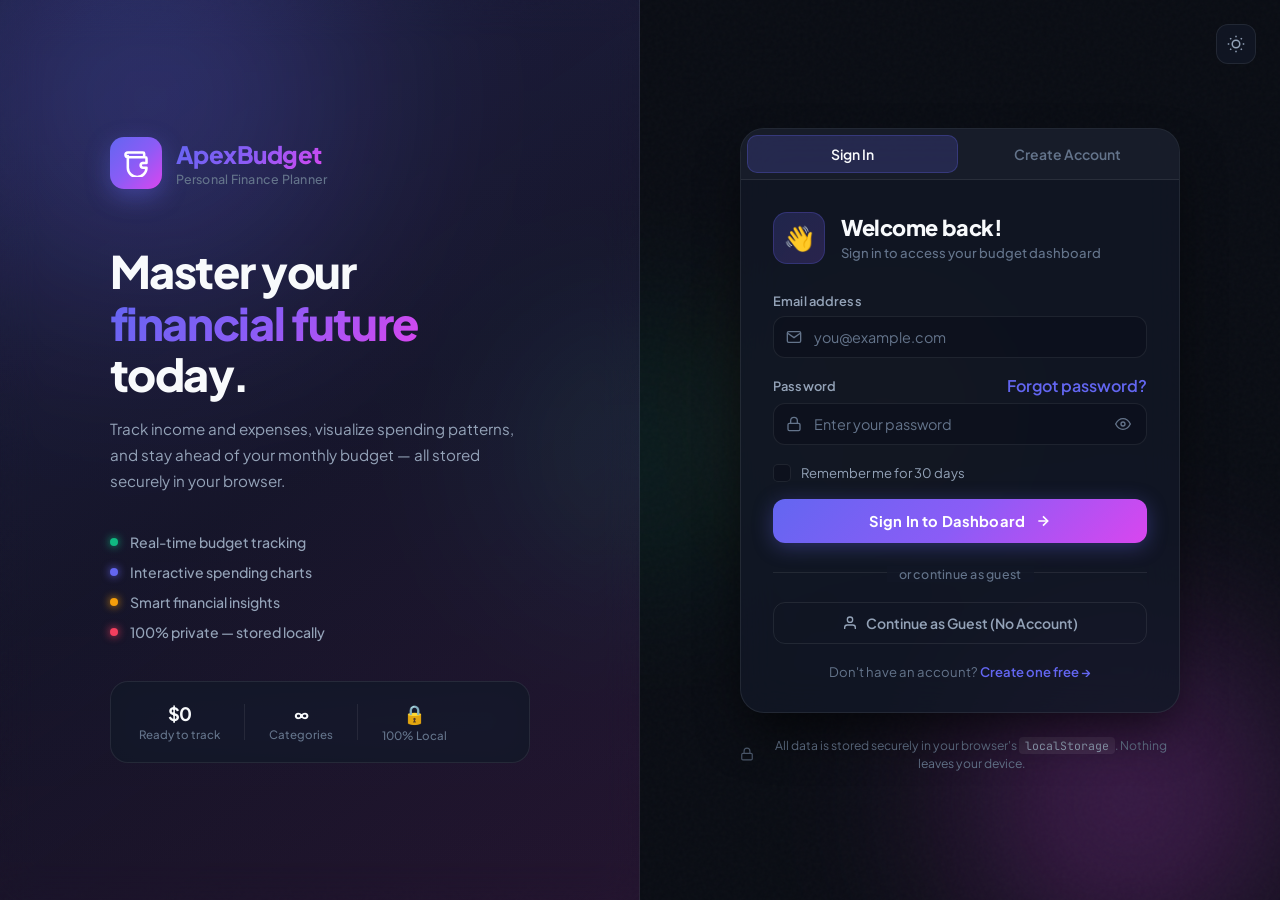
<file: index.html>
<!DOCTYPE html>
<html lang="en">
<head>
  <meta charset="UTF-8">
  <meta name="viewport" content="width=device-width, initial-scale=1.0">
  <title>ApexBudget — Personal Monthly Budget Planner</title>
  <meta name="description" content="A modern, intuitive personal budget planner. Set monthly budgets, record income and expenses, track spending categories, visualize remaining balance, and save records locally.">
  <link rel="preconnect" href="https://fonts.googleapis.com">
  <link rel="preconnect" href="https://fonts.gstatic.com" crossorigin>
  <link href="https://fonts.googleapis.com/css2?family=Plus+Jakarta+Sans:wght@300;400;500;600;700;800&family=JetBrains+Mono:wght@400;500;600&display=swap" rel="stylesheet">
  <link rel="stylesheet" href="style.css">
</head>
<body data-theme="dark">
  <!-- Toast Notification Container -->
  <div id="toast-container" class="toast-container" aria-live="polite"></div>

  <!-- App Wrapper -->
  <div class="app-layout">
    <!-- Navbar Header -->
    <header class="app-header">
      <div class="header-container">
        <div class="brand">
          <div class="brand-icon">
            <svg width="24" height="24" viewBox="0 0 24 24" fill="none" stroke="currentColor" stroke-width="2.2" stroke-linecap="round" stroke-linejoin="round">
              <path d="M19 7V4a1 1 0 0 0-1-1H5a2 2 0 0 0 0 4h15a1 1 0 0 1 1 1v4h-3a2 2 0 0 0 0 4h3a8 8 0 0 1-16 0V6"/>
              <path d="M18 12h.01"/>
            </svg>
          </div>
          <div class="brand-text">
            <h1 class="brand-title">ApexBudget</h1>
            <span class="brand-tagline">Personal Finance & Budget Planner</span>
          </div>
        </div>

        <!-- Month Navigation & Controls -->
        <div class="header-actions">
          <div class="month-navigator" id="month-navigator">
            <button id="prev-month-btn" class="icon-btn" title="Previous Month" aria-label="Previous Month">
              <svg width="18" height="18" viewBox="0 0 24 24" fill="none" stroke="currentColor" stroke-width="2.5"><polyline points="15 18 9 12 15 6"></polyline></svg>
            </button>
            <div class="current-month-display">
              <svg width="16" height="16" viewBox="0 0 24 24" fill="none" stroke="currentColor" stroke-width="2"><rect x="3" y="4" width="18" height="18" rx="2" ry="2"></rect><line x1="16" y1="2" x2="16" y2="6"></line><line x1="8" y1="2" x2="8" y2="6"></line><line x1="3" y1="10" x2="21" y2="10"></line></svg>
              <input type="month" id="month-picker-input" class="month-hidden-picker" aria-label="Select month and year">
              <span id="current-month-label" class="current-month-label">October 2026</span>
            </div>
            <button id="next-month-btn" class="icon-btn" title="Next Month" aria-label="Next Month">
              <svg width="18" height="18" viewBox="0 0 24 24" fill="none" stroke="currentColor" stroke-width="2.5"><polyline points="9 18 15 12 9 6"></polyline></svg>
            </button>
          </div>

          <div class="tool-group">
            <!-- Currency selector -->
            <div class="select-wrapper">
              <select id="currency-select" class="currency-select" aria-label="Select Currency">
                <option value="$">USD ($)</option>
                <option value="€">EUR (€)</option>
                <option value="£">GBP (£)</option>
                <option value="₹">INR (₹)</option>
                <option value="¥">JPY (¥)</option>
                <option value="C$">CAD (C$)</option>
                <option value="A$">AUD (A$)</option>
              </select>
            </div>

            <!-- Quick Data actions -->
            <button id="data-options-btn" class="action-btn secondary-btn" title="Backup, Restore & Sample Data">
              <svg width="16" height="16" viewBox="0 0 24 24" fill="none" stroke="currentColor" stroke-width="2"><circle cx="12" cy="12" r="3"></circle><path d="M19.4 15a1.65 1.65 0 0 0 .33 1.82l.06.06a2 2 0 0 1 0 2.83 2 2 0 0 1-2.83 0l-.06-.06a1.65 1.65 0 0 0-1.82-.33 1.65 1.65 0 0 0-1 1.51V21a2 2 0 0 1-2 2 2 2 0 0 1-2-2v-.09A1.65 1.65 0 0 0 9 19.4a1.65 1.65 0 0 0-1.82.33l-.06.06a2 2 0 0 1-2.83 0 2 2 0 0 1 0-2.83l.06-.06a1.65 1.65 0 0 0 .33-1.82 1.65 1.65 0 0 0-1.51-1H3a2 2 0 0 1-2-2 2 2 0 0 1 2-2h.09A1.65 1.65 0 0 0 4.6 9a1.65 1.65 0 0 0-.33-1.82l-.06-.06a2 2 0 0 1 0-2.83 2 2 0 0 1 2.83 0l.06.06a1.65 1.65 0 0 0 1.82.33H9a1.65 1.65 0 0 0 1-1.51V3a2 2 0 0 1 2-2 2 2 0 0 1 2 2v.09a1.65 1.65 0 0 0 1 1.51 1.65 1.65 0 0 0 1.82-.33l.06-.06a2 2 0 0 1 2.83 0 2 2 0 0 1 0 2.83l-.06.06a1.65 1.65 0 0 0-.33 1.82V9a1.65 1.65 0 0 0 1.51 1H21a2 2 0 0 1 2 2 2 2 0 0 1-2 2h-.09a1.65 1.65 0 0 0-1.51 1z"></path></svg>
              <span>Manage Data</span>
            </button>

            <!-- Theme toggle -->
            <button id="theme-toggle-btn" class="icon-btn theme-btn" title="Toggle Theme" aria-label="Toggle Dark and Light theme">
              <svg id="theme-sun-icon" class="theme-icon hidden" width="18" height="18" viewBox="0 0 24 24" fill="none" stroke="currentColor" stroke-width="2"><circle cx="12" cy="12" r="5"></circle><line x1="12" y1="1" x2="12" y2="3"></line><line x1="12" y1="21" x2="12" y2="23"></line><line x1="4.22" y1="4.22" x2="5.64" y2="5.64"></line><line x1="18.36" y1="18.36" x2="19.78" y2="19.78"></line><line x1="1" y1="12" x2="3" y2="12"></line><line x1="21" y1="12" x2="23" y2="12"></line><line x1="4.22" y1="19.78" x2="5.64" y2="18.36"></line><line x1="18.36" y1="5.64" x2="19.78" y2="4.22"></line></svg>
              <svg id="theme-moon-icon" class="theme-icon" width="18" height="18" viewBox="0 0 24 24" fill="none" stroke="currentColor" stroke-width="2"><path d="M21 12.79A9 9 0 1 1 11.21 3 7 7 0 0 0 21 12.79z"></path></svg>
            </button>

            <!-- User Avatar & Logout -->
            <div class="user-avatar-wrap" id="user-avatar-wrap">
              <button class="user-avatar-btn" id="user-avatar-btn" title="Account" aria-haspopup="true" aria-expanded="false" aria-label="User menu">
                <span id="user-initials">?</span>
              </button>
              <div class="user-dropdown hidden" id="user-dropdown" role="menu">
                <div class="user-dropdown-info">
                  <span class="user-dropdown-name" id="user-dropdown-name">Guest</span>
                  <span class="user-dropdown-email" id="user-dropdown-email">guest@local</span>
                </div>
                <div class="user-dropdown-divider"></div>
                <button class="user-dropdown-item logout-item" id="logout-btn" role="menuitem">
                  <svg width="15" height="15" viewBox="0 0 24 24" fill="none" stroke="currentColor" stroke-width="2"><path d="M9 21H5a2 2 0 0 1-2-2V5a2 2 0 0 1 2-2h4"/><polyline points="16 17 21 12 16 7"/><line x1="21" y1="12" x2="9" y2="12"/></svg>
                  Sign Out
                </button>
              </div>
            </div>
          </div>
        </div>
      </div>
    </header>

    <!-- Main Content Area -->
    <main class="main-container">

      <!-- Dynamic Budget Status Banner -->
      <section class="budget-status-banner" id="budget-status-banner">
        <div class="banner-content">
          <div class="banner-badge" id="budget-status-pill">
            <span class="pulse-indicator"></span>
            <span id="budget-status-text">On Track</span>
          </div>
          <p class="banner-message" id="budget-status-detail">
            Calculating financial forecast...
          </p>
        </div>
        <div class="banner-actions">
          <button id="quick-set-budget-btn" class="pill-btn">
            <svg width="14" height="14" viewBox="0 0 24 24" fill="none" stroke="currentColor" stroke-width="2"><path d="M12 20h9"></path><path d="M16.5 3.5a2.121 2.121 0 0 1 3 3L7 19l-4 1 1-4L16.5 3.5z"></path></svg>
            Adjust Budget
          </button>
        </div>
      </section>

      <!-- KPI Metric Cards Grid -->
      <section class="kpi-grid" aria-label="Financial Summary Cards">
        <!-- Monthly Budget Card -->
        <div class="card kpi-card kpi-budget">
          <div class="card-header">
            <div class="kpi-meta">
              <span class="card-label">Monthly Budget</span>
              <button id="edit-budget-btn" class="edit-link" title="Edit Budget Limit">Edit</button>
            </div>
            <div class="kpi-icon-wrap budget-accent">
              <svg width="20" height="20" viewBox="0 0 24 24" fill="none" stroke="currentColor" stroke-width="2"><path d="M12 2v20M17 5H9.5a3.5 3.5 0 0 0 0 7h5a3.5 3.5 0 0 1 0 7H6"/></svg>
            </div>
          </div>
          <div class="kpi-body">
            <div class="kpi-value" id="kpi-budget-amount">$3,500.00</div>
            <div class="kpi-subtext">Target spending limit</div>
          </div>
          <div class="kpi-footer">
            <div class="budget-bar-track">
              <div class="budget-bar-fill" id="budget-progress-fill" style="width: 0%;"></div>
            </div>
            <div class="budget-bar-legend">
              <span id="budget-spent-percent">0% spent</span>
              <span id="budget-available-left">$3,500 left</span>
            </div>
          </div>
        </div>

        <!-- Total Income Card -->
        <div class="card kpi-card kpi-income">
          <div class="card-header">
            <div class="kpi-meta">
              <span class="card-label">Total Income</span>
              <span class="badge badge-income" id="income-count-badge">0 sources</span>
            </div>
            <div class="kpi-icon-wrap income-accent">
              <svg width="20" height="20" viewBox="0 0 24 24" fill="none" stroke="currentColor" stroke-width="2"><polyline points="23 6 13.5 15.5 8.5 10.5 1 18"></polyline><polyline points="17 6 23 6 23 12"></polyline></svg>
            </div>
          </div>
          <div class="kpi-body">
            <div class="kpi-value text-income" id="kpi-income-amount">$0.00</div>
            <div class="kpi-subtext">Received this month</div>
          </div>
          <div class="kpi-footer">
            <span class="stat-highlight" id="savings-rate-indicator">Savings Rate: 0%</span>
          </div>
        </div>

        <!-- Total Expenses Card -->
        <div class="card kpi-card kpi-expenses">
          <div class="card-header">
            <div class="kpi-meta">
              <span class="card-label">Total Expenses</span>
              <span class="badge badge-expense" id="expense-count-badge">0 transactions</span>
            </div>
            <div class="kpi-icon-wrap expense-accent">
              <svg width="20" height="20" viewBox="0 0 24 24" fill="none" stroke="currentColor" stroke-width="2"><polyline points="23 18 13.5 8.5 8.5 13.5 1 6"></polyline><polyline points="17 18 23 18 23 12"></polyline></svg>
            </div>
          </div>
          <div class="kpi-body">
            <div class="kpi-value text-expense" id="kpi-expense-amount">$0.00</div>
            <div class="kpi-subtext">Paid out this month</div>
          </div>
          <div class="kpi-footer">
            <span class="stat-highlight" id="daily-avg-spend">Daily avg: $0.00/day</span>
          </div>
        </div>

        <!-- Remaining Balance Card -->
        <div class="card kpi-card kpi-balance">
          <div class="card-header">
            <div class="kpi-meta">
              <span class="card-label">Remaining Balance</span>
              <span class="badge" id="balance-status-badge">Positive</span>
            </div>
            <div class="kpi-icon-wrap balance-accent">
              <svg width="20" height="20" viewBox="0 0 24 24" fill="none" stroke="currentColor" stroke-width="2"><path d="M21.21 15.89A10 10 0 1 1 8 2.83"></path><path d="M22 12A10 10 0 0 0 12 2v10z"></path></svg>
            </div>
          </div>
          <div class="kpi-body">
            <div class="kpi-value text-balance" id="kpi-balance-amount">$0.00</div>
            <div class="kpi-subtext" id="balance-subtext-detail">Net Cash Flow (Income - Expense)</div>
          </div>
          <div class="kpi-footer">
            <span class="stat-highlight" id="safe-daily-spend">Safe spend: $0.00/day</span>
          </div>
        </div>
      </section>

      <!-- Analytics & Breakdown Section -->
      <section class="analytics-section">
        <!-- Category Breakdown Card -->
        <div class="card chart-card">
          <div class="card-header border-bottom">
            <div>
              <h2 class="card-title">Expense Distribution</h2>
              <p class="card-desc">Where your money goes across categories</p>
            </div>
            <div class="chart-toggle-group">
              <span class="pill-tag" id="chart-total-tag">$0 total</span>
            </div>
          </div>

          <div class="chart-container-flex">
            <!-- Donut Canvas -->
            <div class="chart-canvas-wrapper">
              <canvas id="category-donut-chart" width="260" height="260" aria-label="Category Spending Chart" role="img"></canvas>
              <div class="chart-center-overlay" id="chart-center-overlay">
                <span class="overlay-small">Top Category</span>
                <span class="overlay-category" id="top-category-name">—</span>
                <span class="overlay-value" id="top-category-value">$0</span>
              </div>
            </div>

            <!-- Legend and Category List -->
            <div class="chart-legend-container" id="category-legend-list">
              <!-- Dynamically populated -->
            </div>
          </div>
        </div>

        <!-- Budget vs Actual / Spending Health Breakdown -->
        <div class="card health-card">
          <div class="card-header border-bottom">
            <div>
              <h2 class="card-title">Budget Health & Targets</h2>
              <p class="card-desc">Monthly pacing and category limits</p>
            </div>
            <span class="pill-tag" id="month-days-left-tag">Days left: 22</span>
          </div>

          <div class="budget-health-body">
            <!-- Overall pacing gauge -->
            <div class="health-metric-row">
              <div class="health-label-wrap">
                <span class="health-name">Monthly Pacing</span>
                <span class="health-val" id="pacing-percentage">0% of Month Passed</span>
              </div>
              <div class="progress-bar-bg">
                <div class="progress-bar-inner primary-gradient" id="time-pacing-bar" style="width: 50%;"></div>
              </div>
            </div>

            <div class="health-metric-row">
              <div class="health-label-wrap">
                <span class="health-name">Budget Consumed</span>
                <span class="health-val" id="budget-consumed-percentage">0% of Budget Used</span>
              </div>
              <div class="progress-bar-bg">
                <div class="progress-bar-inner" id="spending-pacing-bar" style="width: 0%;"></div>
              </div>
            </div>

            <!-- Category Health mini bars -->
            <div class="category-health-list">
              <h3 class="subsection-title">Top Spending Categories</h3>
              <div id="top-categories-bars" class="top-categories-bars">
                <!-- Dynamically rendered -->
              </div>
            </div>

            <!-- Budget tips box -->
            <div class="insight-box" id="financial-insight-box">
              <div class="insight-icon">💡</div>
              <div class="insight-text" id="financial-insight-text">
                Add your income and expenses to unlock intelligent financial insights and suggestions.
              </div>
            </div>
          </div>
        </div>
      </section>

      <!-- Transactions Management Section -->
      <section class="transactions-section">
        <div class="card full-card">
          <!-- Table Toolbar -->
          <div class="toolbar-header">
            <div class="toolbar-left">
              <h2 class="card-title">Transactions</h2>
              <p class="card-desc">All income and expense records for this month</p>
            </div>
            <div class="toolbar-right">
              <button id="add-transaction-btn" class="action-btn primary-btn">
                <svg width="16" height="16" viewBox="0 0 24 24" fill="none" stroke="currentColor" stroke-width="2.5"><line x1="12" y1="5" x2="12" y2="19"></line><line x1="5" y1="12" x2="19" y2="12"></line></svg>
                <span>Add Record</span>
              </button>
            </div>
          </div>

          <!-- Filters & Search Bar -->
          <div class="filter-controls">
            <!-- Type Tabs Filter -->
            <div class="segmented-control" role="tablist">
              <button class="segment-btn active" data-type="all" id="filter-all-btn">All</button>
              <button class="segment-btn" data-type="expense" id="filter-expense-btn">Expenses</button>
              <button class="segment-btn" data-type="income" id="filter-income-btn">Income</button>
            </div>

            <!-- Search input -->
            <div class="search-input-wrap">
              <svg width="16" height="16" viewBox="0 0 24 24" fill="none" stroke="currentColor" stroke-width="2"><circle cx="11" cy="11" r="8"></circle><line x1="21" y1="21" x2="16.65" y2="16.65"></line></svg>
              <input type="text" id="search-transactions-input" placeholder="Search description, tag or category..." aria-label="Search transactions">
              <button id="clear-search-btn" class="clear-btn hidden" title="Clear Search">&times;</button>
            </div>

            <!-- Category Dropdown Filter -->
            <div class="filter-dropdown-wrap">
              <select id="filter-category-select" class="styled-select" aria-label="Filter by Category">
                <option value="all">All Categories</option>
                <!-- Populated via JS -->
              </select>
            </div>

            <!-- Sort By -->
            <div class="filter-dropdown-wrap">
              <select id="sort-transactions-select" class="styled-select" aria-label="Sort Transactions">
                <option value="date-desc">Newest First</option>
                <option value="date-asc">Oldest First</option>
                <option value="amount-desc">Highest Amount</option>
                <option value="amount-asc">Lowest Amount</option>
              </select>
            </div>

            <!-- Quick Export CSV -->
            <button id="export-csv-btn" class="icon-text-btn" title="Export this month as CSV">
              <svg width="15" height="15" viewBox="0 0 24 24" fill="none" stroke="currentColor" stroke-width="2"><path d="M21 15v4a2 2 0 0 1-2 2H5a2 2 0 0 1-2-2v-4"></path><polyline points="7 10 12 15 17 10"></polyline><line x1="12" y1="15" x2="12" y2="3"></line></svg>
              <span>CSV</span>
            </button>
          </div>

          <!-- Transaction List / Table -->
          <div class="transactions-container">
            <div class="table-responsive">
              <table class="transactions-table">
                <thead>
                  <tr>
                    <th>Type & Category</th>
                    <th>Description</th>
                    <th>Date</th>
                    <th class="text-right">Amount</th>
                    <th class="text-center">Actions</th>
                  </tr>
                </thead>
                <tbody id="transactions-table-body">
                  <!-- Populated dynamically via JS -->
                </tbody>
              </table>
            </div>

            <!-- Empty State -->
            <div id="no-transactions-state" class="empty-state hidden">
              <div class="empty-illustration">
                <svg width="48" height="48" viewBox="0 0 24 24" fill="none" stroke="currentColor" stroke-width="1.5"><rect x="2" y="4" width="20" height="16" rx="2"></rect><path d="M7 15h0M2 9.5h20"></path></svg>
              </div>
              <h3 class="empty-title">No transactions found</h3>
              <p class="empty-desc">No income or expense records match your current filter or month.</p>
              <button id="empty-add-btn" class="action-btn primary-btn mt-3">Add Your First Record</button>
            </div>
          </div>

          <!-- Summary Strip under table -->
          <div class="table-summary-strip" id="table-summary-strip">
            <div class="summary-count" id="summary-records-count">Showing 0 records</div>
            <div class="summary-subtotals">
              <span class="subtotal-item">Income: <strong id="strip-income">$0.00</strong></span>
              <span class="subtotal-item">Expenses: <strong id="strip-expense">$0.00</strong></span>
              <span class="subtotal-item">Net: <strong id="strip-net">$0.00</strong></span>
            </div>
          </div>
        </div>
      </section>
    </main>

    <!-- Footer -->
    <footer class="app-footer">
      <div class="footer-container">
        <p>ApexBudget &copy; 2026. All data is securely stored in your browser via <code>localStorage</code>.</p>
        <div class="footer-links">
          <button id="quick-sample-data-btn" class="footer-btn">Load Demo Data</button>
          <button id="quick-clear-month-btn" class="footer-btn text-danger">Clear Month Data</button>
        </div>
      </div>
    </footer>
  </div>

  <!-- ==================== MODALS ==================== -->

  <!-- Modal 1: Add / Edit Transaction Modal -->
  <div class="modal-backdrop hidden" id="transaction-modal" role="dialog" aria-modal="true" aria-labelledby="modal-title">
    <div class="modal-glow-halo" id="tx-modal-halo"></div>
    <div class="modal-dialog">
      <div class="modal-header">
        <div class="modal-title-left">
          <div class="modal-header-badge" id="modal-type-badge">
            <span class="badge-emoji" id="modal-badge-emoji">💸</span>
          </div>
          <div class="modal-title-wrap">
            <h3 class="modal-title" id="modal-title">Add Transaction</h3>
            <p class="modal-subtitle" id="modal-subtitle">Log your income or expense with real-time budget forecasting</p>
          </div>
        </div>
        <button id="modal-close-btn" class="modal-close-icon" aria-label="Close dialog" title="Close (Esc)">
          <svg width="18" height="18" viewBox="0 0 24 24" fill="none" stroke="currentColor" stroke-width="2.5"><line x1="18" y1="6" x2="6" y2="18"></line><line x1="6" y1="6" x2="18" y2="18"></line></svg>
        </button>
      </div>

      <form id="transaction-form" novalidate>
        <input type="hidden" id="edit-transaction-id" value="">

        <div class="modal-body">
          <!-- Type Segment Selector with glowing accent -->
          <div class="form-group">
            <label class="form-label">Transaction Type</label>
            <div class="type-toggle-switch">
              <input type="radio" name="tx-type" id="type-expense" value="expense" checked>
              <label for="type-expense" class="type-pill expense-pill">
                <span class="pill-dot expense-dot"></span>
                <svg width="15" height="15" viewBox="0 0 24 24" fill="none" stroke="currentColor" stroke-width="2.5"><polyline points="23 18 13.5 8.5 8.5 13.5 1 6"></polyline><polyline points="17 18 23 18 23 12"></polyline></svg>
                Expense
              </label>

              <input type="radio" name="tx-type" id="type-income" value="income">
              <label for="type-income" class="type-pill income-pill">
                <span class="pill-dot income-dot"></span>
                <svg width="15" height="15" viewBox="0 0 24 24" fill="none" stroke="currentColor" stroke-width="2.5"><polyline points="23 6 13.5 15.5 8.5 10.5 1 18"></polyline><polyline points="17 6 23 6 23 12"></polyline></svg>
                Income
              </label>
            </div>
          </div>

          <!-- Hero Amount Input with Live Quick Bumping & Formatted Display -->
          <div class="form-group amount-hero-group">
            <div class="label-row-between">
              <label for="tx-amount" class="form-label">Amount <span class="required">*</span></label>
              <span class="currency-tag-indicator" id="amount-currency-indicator">USD</span>
            </div>
            <div class="amount-input-group">
              <span class="currency-symbol-addon" id="modal-currency-addon">$</span>
              <input type="number" id="tx-amount" class="form-input amount-field" placeholder="0.00" step="0.01" min="0.01" required autocomplete="off">
            </div>

            <!-- Quick Amount Increment Chips -->
            <div class="quick-amount-chips" aria-label="Quick amount additions">
              <span class="quick-amt-label">Quick Add:</span>
              <button type="button" class="quick-amt-chip" data-add="10">+10</button>
              <button type="button" class="quick-amt-chip" data-add="25">+25</button>
              <button type="button" class="quick-amt-chip" data-add="50">+50</button>
              <button type="button" class="quick-amt-chip" data-add="100">+100</button>
              <button type="button" class="quick-amt-chip" data-add="500">+500</button>
              <button type="button" class="quick-amt-chip clear-chip" id="quick-amt-clear" title="Reset Amount">Clear</button>
            </div>

            <!-- Interactive Live Impact Card -->
            <div class="live-impact-card" id="modal-impact-card">
              <div class="impact-card-top">
                <div class="impact-header-left">
                  <span class="impact-pulse-dot" id="impact-pulse-dot"></span>
                  <span class="impact-title-label">Live Forecast</span>
                </div>
                <span class="impact-badge" id="modal-impact-badge">Awaiting amount</span>
              </div>
              <div class="impact-metric-row">
                <div class="impact-metric">
                  <span class="impact-metric-title" id="impact-metric-label-1">Remaining Budget</span>
                  <span class="impact-metric-val" id="impact-remaining-val">$0.00</span>
                </div>
                <div class="impact-metric text-right">
                  <span class="impact-metric-title" id="impact-metric-label-2">Budget Consumed</span>
                  <span class="impact-metric-val" id="impact-percent-val">0%</span>
                </div>
              </div>
              <div class="impact-progress-track">
                <div class="impact-progress-bar" id="impact-progress-bar" style="width: 0%;"></div>
              </div>
              <div class="impact-caption" id="impact-caption-text">Enter an amount to preview its effect on your monthly balance.</div>
            </div>
          </div>

          <!-- Description with Quick Suggestion Pills -->
          <div class="form-group">
            <div class="label-row-between">
              <label for="tx-description" class="form-label">Description <span class="required">*</span></label>
              <span class="char-count" id="tx-desc-count">0/80</span>
            </div>
            <div class="input-with-icon">
              <svg class="input-leading-icon" width="16" height="16" viewBox="0 0 24 24" fill="none" stroke="currentColor" stroke-width="2"><path d="M11 4H4a2 2 0 0 0-2 2v14a2 2 0 0 0 2 2h14a2 2 0 0 0 2-2v-7"></path><path d="M18.5 2.5a2.121 2.121 0 0 1 3 3L12 15l-4 1 1-4 9.5-9.5z"></path></svg>
              <input type="text" id="tx-description" class="form-input with-icon-input" placeholder="e.g. Grocery shopping, Salary, Electric bill" maxlength="80" required>
            </div>
            <!-- Quick Description Pills -->
            <div class="quick-desc-chips" id="quick-desc-chips">
              <button type="button" class="quick-desc-chip" data-desc="Groceries">🛒 Groceries</button>
              <button type="button" class="quick-desc-chip" data-desc="Coffee & Snacks">☕ Coffee</button>
              <button type="button" class="quick-desc-chip" data-desc="Dinner Out">🍽️ Dinner</button>
              <button type="button" class="quick-desc-chip" data-desc="Fuel & Gas">⛽ Gas</button>
              <button type="button" class="quick-desc-chip" data-desc="Monthly Salary">💼 Salary</button>
            </div>
          </div>

          <!-- Category Selection: Visual Interactive Grid + Fallback Select -->
          <div class="form-group">
            <div class="label-row-between">
              <label class="form-label">Category <span class="required">*</span></label>
              <span class="selected-cat-name" id="selected-cat-label">Select below</span>
            </div>

            <!-- Visual Category Chips Selector -->
            <div class="category-chips-grid" id="category-chips-grid" role="radiogroup" aria-label="Select transaction category">
              <!-- Dynamically populated with attractive emoji pills -->
            </div>

            <!-- Standard select kept synced for accessibility / form submit -->
            <select id="tx-category" class="form-input styled-select" required aria-label="Transaction category dropdown">
              <!-- Populated dynamically based on Expense or Income -->
            </select>
          </div>

          <!-- Date Picker with Quick Date Shortcuts -->
          <div class="form-group">
            <div class="label-row-between">
              <label for="tx-date" class="form-label">Date <span class="required">*</span></label>
              <div class="date-shortcuts">
                <button type="button" class="date-chip" id="date-chip-today">Today</button>
                <button type="button" class="date-chip" id="date-chip-yesterday">Yesterday</button>
              </div>
            </div>
            <div class="input-with-icon">
              <svg class="input-leading-icon" width="16" height="16" viewBox="0 0 24 24" fill="none" stroke="currentColor" stroke-width="2"><rect x="3" y="4" width="18" height="18" rx="2" ry="2"></rect><line x1="16" y1="2" x2="16" y2="6"></line><line x1="8" y1="2" x2="8" y2="6"></line><line x1="3" y1="10" x2="21" y2="10"></line></svg>
              <input type="date" id="tx-date" class="form-input with-icon-input" required>
            </div>
          </div>

          <!-- Optional Notes / Tag -->
          <div class="form-group">
            <label for="tx-notes" class="form-label">Notes or Tags <span class="subtle-note">(Optional)</span></label>
            <div class="input-with-icon">
              <svg class="input-leading-icon" width="16" height="16" viewBox="0 0 24 24" fill="none" stroke="currentColor" stroke-width="2"><path d="M20.59 13.41l-7.17 7.17a2 2 0 0 1-2.83 0L2 12V2h10l8.59 8.59a2 2 0 0 1 0 2.82z"></path><line x1="7" y1="7" x2="7.01" y2="7"></line></svg>
              <input type="text" id="tx-notes" class="form-input with-icon-input" placeholder="e.g. #reimbursable, Walmart, Tax deductible" maxlength="100">
            </div>
          </div>
        </div>

        <div class="modal-footer">
          <button type="button" id="modal-cancel-btn" class="action-btn secondary-btn">Cancel</button>
          <button type="submit" id="modal-submit-btn" class="action-btn primary-btn submit-glow-btn">
            <svg width="16" height="16" viewBox="0 0 24 24" fill="none" stroke="currentColor" stroke-width="2.5"><polyline points="20 6 9 17 4 12"></polyline></svg>
            <span id="modal-submit-text">Save Record</span>
          </button>
        </div>
      </form>
    </div>
  </div>

  <!-- Modal 2: Set Budget Limit Modal -->
  <div class="modal-backdrop hidden" id="budget-modal" role="dialog" aria-modal="true" aria-labelledby="budget-modal-title">
    <div class="modal-glow-halo budget-halo" id="budget-modal-halo"></div>
    <div class="modal-dialog">
      <div class="modal-header">
        <div class="modal-title-left">
          <div class="modal-header-badge budget-badge-icon">
            <span class="badge-emoji">🎯</span>
          </div>
          <div class="modal-title-wrap">
            <h3 class="modal-title" id="budget-modal-title">Set Monthly Budget</h3>
            <p class="modal-subtitle">Define your spending threshold for this month</p>
          </div>
        </div>
        <button id="budget-modal-close" class="modal-close-icon" aria-label="Close dialog" title="Close (Esc)">
          <svg width="18" height="18" viewBox="0 0 24 24" fill="none" stroke="currentColor" stroke-width="2.5"><line x1="18" y1="6" x2="6" y2="18"></line><line x1="6" y1="6" x2="18" y2="18"></line></svg>
        </button>
      </div>

      <form id="budget-form">
        <div class="modal-body">
          <div class="form-group amount-hero-group">
            <label for="budget-input" class="form-label">Budget Limit for <span id="budget-modal-month-name" class="highlight-month">Current Month</span></label>
            <div class="amount-input-group">
              <span class="currency-symbol-addon" id="budget-modal-currency-addon">$</span>
              <input type="number" id="budget-input" class="form-input amount-field" placeholder="3000.00" step="1" min="0" required autocomplete="off">
            </div>
            <p class="form-helper">This limit dynamically controls pacing alerts and target allowance.</p>
          </div>

          <!-- Interactive Live Budget Forecast Simulation -->
          <div class="budget-simulation-card" id="budget-sim-card">
            <div class="sim-metric-grid">
              <div class="sim-metric">
                <span class="sim-label">Spent This Month</span>
                <span class="sim-val" id="sim-spent-val">$0.00</span>
              </div>
              <div class="sim-metric">
                <span class="sim-label">New Target</span>
                <span class="sim-val" id="sim-target-val">$3,500.00</span>
              </div>
              <div class="sim-metric">
                <span class="sim-label">Projected Left</span>
                <span class="sim-val" id="sim-left-val">$3,500.00</span>
              </div>
            </div>
            <div class="sim-bar-wrapper">
              <div class="progress-bar-bg">
                <div class="progress-bar-inner primary-gradient" id="sim-bar-fill" style="width: 0%;"></div>
              </div>
            </div>
            <div class="sim-status-row">
              <span class="sim-badge" id="sim-badge">Safe Zone</span>
              <span class="sim-status-note" id="sim-status-note">Adjust amount or tap a preset to preview pacing</span>
            </div>
          </div>

          <!-- Quick Presets -->
          <div class="preset-group">
            <span class="preset-label">Quick Presets:</span>
            <div class="preset-chips">
              <button type="button" class="preset-chip" data-amount="1500">$1,500</button>
              <button type="button" class="preset-chip" data-amount="2500">$2,500</button>
              <button type="button" class="preset-chip" data-amount="3500">$3,500</button>
              <button type="button" class="preset-chip" data-amount="5000">$5,000</button>
              <button type="button" class="preset-chip" data-amount="7500">$7,500</button>
              <button type="button" class="preset-chip" data-amount="10000">$10,000</button>
            </div>
          </div>
        </div>

        <div class="modal-footer">
          <button type="button" id="budget-modal-cancel" class="action-btn secondary-btn">Cancel</button>
          <button type="submit" class="action-btn primary-btn submit-glow-btn">
            <svg width="16" height="16" viewBox="0 0 24 24" fill="none" stroke="currentColor" stroke-width="2.5"><polyline points="20 6 9 17 4 12"></polyline></svg>
            Update Budget
          </button>
        </div>
      </form>
    </div>
  </div>

  <!-- Modal 3: Data Management (Export/Import/Reset) -->
  <div class="modal-backdrop hidden" id="data-modal" role="dialog" aria-modal="true" aria-labelledby="data-modal-title">
    <div class="modal-glow-halo data-halo"></div>
    <div class="modal-dialog">
      <div class="modal-header">
        <div class="modal-title-left">
          <div class="modal-header-badge data-badge-icon">
            <span class="badge-emoji">⚙️</span>
          </div>
          <div class="modal-title-wrap">
            <h3 class="modal-title" id="data-modal-title">Data & Storage Hub</h3>
            <p class="modal-subtitle">Backup, import or reset your local budget records</p>
          </div>
        </div>
        <button id="data-modal-close" class="modal-close-icon" aria-label="Close dialog" title="Close (Esc)">
          <svg width="18" height="18" viewBox="0 0 24 24" fill="none" stroke="currentColor" stroke-width="2.5"><line x1="18" y1="6" x2="6" y2="18"></line><line x1="6" y1="6" x2="18" y2="18"></line></svg>
        </button>
      </div>

      <div class="modal-body">
        <div class="data-section-block">
          <div class="block-icon-header">
            <span class="block-mini-icon">📤</span>
            <div>
              <h4>Export & Backup</h4>
              <p class="data-block-desc">Download your entire financial history safely as JSON or CSV.</p>
            </div>
          </div>
          <div class="btn-row">
            <button id="backup-json-btn" class="action-btn secondary-btn tool-card-btn">
              <svg width="16" height="16" viewBox="0 0 24 24" fill="none" stroke="currentColor" stroke-width="2"><path d="M21 15v4a2 2 0 0 1-2 2H5a2 2 0 0 1-2-2v-4"></path><polyline points="7 10 12 15 17 10"></polyline><line x1="12" y1="15" x2="12" y2="3"></line></svg>
              <span>Export JSON Backup</span>
            </button>
            <button id="export-all-csv-btn" class="action-btn secondary-btn tool-card-btn">
              <svg width="16" height="16" viewBox="0 0 24 24" fill="none" stroke="currentColor" stroke-width="2"><path d="M14 2H6a2 2 0 0 0-2 2v16a2 2 0 0 0 2 2h12a2 2 0 0 0 2-2V8z"></path><polyline points="14 2 14 8 20 8"></polyline><line x1="16" y1="13" x2="8" y2="13"></line><line x1="16" y1="17" x2="8" y2="17"></line><polyline points="10 9 9 9 8 9"></polyline></svg>
              <span>Export All CSV</span>
            </button>
          </div>
        </div>

        <div class="data-section-block">
          <div class="block-icon-header">
            <span class="block-mini-icon">📥</span>
            <div>
              <h4>Restore Data</h4>
              <p class="data-block-desc">Import records from a previously downloaded JSON backup file.</p>
            </div>
          </div>
          <label for="import-json-file" class="action-btn secondary-btn file-input-label file-upload-dropzone">
            <svg width="18" height="18" viewBox="0 0 24 24" fill="none" stroke="currentColor" stroke-width="2"><path d="M21 15v4a2 2 0 0 1-2 2H5a2 2 0 0 1-2-2v-4"></path><polyline points="17 8 12 3 7 8"></polyline><line x1="12" y1="3" x2="12" y2="15"></line></svg>
            <span>Choose or Drop JSON File</span>
            <input type="file" id="import-json-file" accept=".json" class="hidden">
          </label>
        </div>

        <div class="data-section-block danger-block">
          <div class="block-icon-header">
            <span class="block-mini-icon">⚠️</span>
            <div>
              <h4>Sample Data & Reset</h4>
              <p class="data-block-desc">Preload realistic data or wipe stored transactions permanently.</p>
            </div>
          </div>
          <div class="btn-row">
            <button id="load-sample-data-btn" class="action-btn secondary-btn">
              ✨ Load Sample Data
            </button>
            <button id="wipe-all-data-btn" class="action-btn danger-btn">
              🗑️ Clear All Data
            </button>
          </div>
        </div>
      </div>

      <div class="modal-footer">
        <button type="button" id="data-modal-done" class="action-btn primary-btn">Done</button>
      </div>
    </div>
  </div>

  <!-- Modal 4: High-End Custom Confirm Dialog (Replaces native browser confirm) -->
  <div class="modal-backdrop hidden" id="confirm-modal" role="dialog" aria-modal="true" aria-labelledby="confirm-modal-title">
    <div class="modal-glow-halo confirm-halo"></div>
    <div class="modal-dialog confirm-dialog">
      <div class="modal-header confirm-header">
        <div class="modal-header-badge confirm-badge-icon" id="confirm-badge-icon">
          <svg width="22" height="22" viewBox="0 0 24 24" fill="none" stroke="currentColor" stroke-width="2.5"><path d="M10.29 3.86L1.82 18a2 2 0 0 0 1.71 3h16.94a2 2 0 0 0 1.71-3L13.71 3.86a2 2 0 0 0-3.42 0z"></path><line x1="12" y1="9" x2="12" y2="13"></line><line x1="12" y1="17" x2="12.01" y2="17"></line></svg>
        </div>
        <div class="modal-title-wrap">
          <h3 class="modal-title" id="confirm-modal-title">Confirm Action</h3>
          <p class="modal-subtitle">Please verify before proceeding</p>
        </div>
        <button id="confirm-modal-close" class="modal-close-icon" aria-label="Close dialog">
          <svg width="18" height="18" viewBox="0 0 24 24" fill="none" stroke="currentColor" stroke-width="2.5"><line x1="18" y1="6" x2="6" y2="18"></line><line x1="6" y1="6" x2="18" y2="18"></line></svg>
        </button>
      </div>

      <div class="modal-body confirm-body">
        <p class="confirm-message" id="confirm-modal-message">Are you sure you want to proceed with this action?</p>
        <div class="confirm-item-preview hidden" id="confirm-item-preview">
          <!-- Populated dynamically with transaction details -->
        </div>
      </div>

      <div class="modal-footer confirm-footer">
        <button type="button" id="confirm-modal-cancel" class="action-btn secondary-btn">Cancel</button>
        <button type="button" id="confirm-modal-action" class="action-btn danger-btn confirm-action-btn">
          <span>Confirm Delete</span>
        </button>
      </div>
    </div>
  </div>

  <script src="app.js"></script>
</body>
</html>
</file>
<file: style.css>
/* ==========================================================================
   ApexBudget — Personal Monthly Budget Planner
   Design System & Styling
   ========================================================================== */

:root {
  /* Color Palette - Dark Theme Default */
  --bg-main: #0a0d14;
  --bg-card: rgba(18, 24, 38, 0.72);
  --bg-card-hover: rgba(26, 35, 54, 0.85);
  --bg-subtle: rgba(255, 255, 255, 0.03);
  --bg-input: rgba(15, 20, 32, 0.8);
  --border-color: rgba(255, 255, 255, 0.08);
  --border-focus: rgba(99, 102, 241, 0.6);

  --text-primary: #f8fafc;
  --text-secondary: #94a3b8;
  --text-muted: #64748b;
  --text-inverse: #0a0d14;

  /* Primary Brand Gradients */
  --primary: #6366f1;
  --primary-hover: #4f46e5;
  --primary-gradient: linear-gradient(135deg, #6366f1 0%, #8b5cf6 50%, #d946ef 100%);
  --primary-subtle: rgba(99, 102, 241, 0.12);

  /* Semantic Colors */
  --income: #10b981;
  --income-hover: #059669;
  --income-subtle: rgba(16, 185, 129, 0.14);
  --income-gradient: linear-gradient(135deg, #10b981 0%, #059669 100%);

  --expense: #f43f5e;
  --expense-hover: #e11d48;
  --expense-subtle: rgba(244, 63, 94, 0.14);
  --expense-gradient: linear-gradient(135deg, #f43f5e 0%, #e11d48 100%);

  --warning: #f59e0b;
  --warning-subtle: rgba(245, 158, 11, 0.14);
  --info: #0ea5e9;
  --info-subtle: rgba(14, 165, 233, 0.14);

  /* Shadows & Glassmorphism */
  --shadow-sm: 0 2px 8px rgba(0, 0, 0, 0.25);
  --shadow-md: 0 8px 24px -4px rgba(0, 0, 0, 0.35);
  --shadow-lg: 0 20px 40px -8px rgba(0, 0, 0, 0.5);
  --glass-blur: blur(16px);

  /* Radii */
  --radius-sm: 8px;
  --radius-md: 12px;
  --radius-lg: 18px;
  --radius-xl: 24px;
  --radius-pill: 9999px;

  /* Typography */
  --font-sans: 'Plus Jakarta Sans', -apple-system, BlinkMacSystemFont, 'Segoe UI', Roboto, sans-serif;
  --font-mono: 'JetBrains Mono', monospace;

  /* Transitions */
  --transition-fast: 0.15s ease;
  --transition-norm: 0.25s cubic-bezier(0.16, 1, 0.3, 1);
  --transition-smooth: 0.35s cubic-bezier(0.16, 1, 0.3, 1);
}

/* Light Theme Variables */
body[data-theme="light"] {
  --bg-main: #f1f5f9;
  --bg-card: rgba(255, 255, 255, 0.88);
  --bg-card-hover: rgba(255, 255, 255, 0.98);
  --bg-subtle: rgba(0, 0, 0, 0.02);
  --bg-input: #ffffff;
  --border-color: rgba(0, 0, 0, 0.08);
  --border-focus: rgba(99, 102, 241, 0.7);

  --text-primary: #0f172a;
  --text-secondary: #475569;
  --text-muted: #94a3b8;
  --text-inverse: #ffffff;

  --shadow-sm: 0 2px 8px rgba(0, 0, 0, 0.04);
  --shadow-md: 0 8px 24px -4px rgba(0, 0, 0, 0.08);
  --shadow-lg: 0 20px 40px -8px rgba(0, 0, 0, 0.12);
}

/* Reset & Base Styles */
*, *::before, *::after {
  box-sizing: border-box;
  margin: 0;
  padding: 0;
}

html {
  font-size: 15px;
  scroll-behavior: smooth;
}

body {
  font-family: var(--font-sans);
  background-color: var(--bg-main);
  color: var(--text-primary);
  min-height: 100vh;
  line-height: 1.5;
  background-image: 
    radial-gradient(circle at 10% 20%, rgba(99, 102, 241, 0.07) 0%, transparent 40%),
    radial-gradient(circle at 90% 80%, rgba(16, 185, 129, 0.05) 0%, transparent 40%),
    radial-gradient(circle at 50% 50%, rgba(244, 63, 94, 0.04) 0%, transparent 50%);
  background-attachment: fixed;
  background-repeat: no-repeat;
  transition: background-color var(--transition-norm), color var(--transition-norm);
  -webkit-font-smoothing: antialiased;
}

/* Custom Scrollbar */
::-webkit-scrollbar {
  width: 7px;
  height: 7px;
}
::-webkit-scrollbar-track {
  background: transparent;
}
::-webkit-scrollbar-thumb {
  background: rgba(148, 163, 184, 0.25);
  border-radius: var(--radius-pill);
}
::-webkit-scrollbar-thumb:hover {
  background: rgba(148, 163, 184, 0.45);
}

/* Layout */
.app-layout {
  display: flex;
  flex-direction: column;
  min-height: 100vh;
}

.main-container {
  max-width: 1320px;
  margin: 0 auto;
  padding: 1.5rem 1.5rem 3rem 1.5rem;
  width: 100%;
  display: flex;
  flex-direction: column;
  gap: 1.75rem;
}

/* App Header */
.app-header {
  position: sticky;
  top: 0;
  z-index: 40;
  background: var(--bg-card);
  backdrop-filter: var(--glass-blur);
  -webkit-backdrop-filter: var(--glass-blur);
  border-bottom: 1px solid var(--border-color);
  transition: all var(--transition-norm);
}

.header-container {
  max-width: 1320px;
  margin: 0 auto;
  padding: 0.85rem 1.5rem;
  display: flex;
  align-items: center;
  justify-content: space-between;
  gap: 1rem;
  flex-wrap: wrap;
}

.brand {
  display: flex;
  align-items: center;
  gap: 0.85rem;
}

.brand-icon {
  width: 42px;
  height: 42px;
  border-radius: var(--radius-md);
  background: var(--primary-gradient);
  display: flex;
  align-items: center;
  justify-content: center;
  color: white;
  box-shadow: 0 4px 14px rgba(99, 102, 241, 0.35);
  flex-shrink: 0;
}

.brand-title {
  font-size: 1.35rem;
  font-weight: 800;
  letter-spacing: -0.02em;
  background: var(--primary-gradient);
  -webkit-background-clip: text;
  -webkit-text-fill-color: transparent;
  line-height: 1.15;
}

.brand-tagline {
  font-size: 0.75rem;
  color: var(--text-secondary);
  font-weight: 500;
  display: block;
}

.header-actions {
  display: flex;
  align-items: center;
  gap: 1rem;
  flex-wrap: wrap;
}

/* Month Navigator */
.month-navigator {
  display: flex;
  align-items: center;
  background: var(--bg-subtle);
  border: 1px solid var(--border-color);
  border-radius: var(--radius-pill);
  padding: 3px;
  gap: 2px;
}

.current-month-display {
  position: relative;
  display: flex;
  align-items: center;
  gap: 0.4rem;
  padding: 0.4rem 0.85rem;
  cursor: pointer;
  border-radius: var(--radius-pill);
  font-weight: 600;
  font-size: 0.9rem;
  color: var(--text-primary);
  user-select: none;
  transition: background var(--transition-fast);
}

.current-month-display:hover {
  background: var(--bg-card-hover);
}

.month-hidden-picker {
  position: absolute;
  opacity: 0;
  width: 100%;
  height: 100%;
  left: 0;
  top: 0;
  cursor: pointer;
}

.tool-group {
  display: flex;
  align-items: center;
  gap: 0.6rem;
}

/* Standard Buttons & Controls */
.icon-btn {
  background: var(--bg-subtle);
  border: 1px solid var(--border-color);
  color: var(--text-secondary);
  width: 36px;
  height: 36px;
  border-radius: var(--radius-pill);
  display: flex;
  align-items: center;
  justify-content: center;
  cursor: pointer;
  transition: all var(--transition-fast);
}

.icon-btn:hover {
  background: var(--bg-card-hover);
  color: var(--text-primary);
  border-color: rgba(255, 255, 255, 0.2);
  transform: translateY(-1px);
}

/* User Avatar and Dropdown Menu */
.user-avatar-wrap {
  position: relative;
  display: flex;
  align-items: center;
}

.user-avatar-btn {
  width: 36px;
  height: 36px;
  border-radius: var(--radius-pill);
  background: var(--primary-gradient);
  border: 1.5px solid rgba(255, 255, 255, 0.2);
  color: #fff;
  font-family: var(--font-sans);
  font-size: 0.82rem;
  font-weight: 700;
  display: flex;
  align-items: center;
  justify-content: center;
  cursor: pointer;
  box-shadow: 0 2px 8px rgba(99, 102, 241, 0.35);
  transition: all var(--transition-fast);
}

.user-avatar-btn:hover {
  transform: translateY(-1px) scale(1.05);
  box-shadow: 0 4px 14px rgba(99, 102, 241, 0.5);
  border-color: rgba(255, 255, 255, 0.4);
}

.user-dropdown {
  position: absolute;
  top: calc(100% + 10px);
  right: 0;
  width: 220px;
  background: var(--bg-card);
  backdrop-filter: var(--glass-blur);
  -webkit-backdrop-filter: var(--glass-blur);
  border: 1px solid var(--border-color);
  border-radius: var(--radius-md);
  box-shadow: var(--shadow-lg);
  padding: 0.6rem;
  z-index: 1000;
  animation: dropdownFadeIn 0.2s cubic-bezier(0.16, 1, 0.3, 1);
}

@keyframes dropdownFadeIn {
  from { opacity: 0; transform: translateY(-6px) scale(0.97); }
  to { opacity: 1; transform: translateY(0) scale(1); }
}

.user-dropdown-info {
  display: flex;
  flex-direction: column;
  padding: 0.4rem 0.5rem 0.6rem;
}

.user-dropdown-name {
  font-size: 0.88rem;
  font-weight: 700;
  color: var(--text-primary);
  white-space: nowrap;
  overflow: hidden;
  text-overflow: ellipsis;
}

.user-dropdown-email {
  font-size: 0.74rem;
  color: var(--text-muted);
  white-space: nowrap;
  overflow: hidden;
  text-overflow: ellipsis;
}

.user-dropdown-divider {
  height: 1px;
  background: var(--border-color);
  margin: 0.3rem 0 0.5rem;
}

.user-dropdown-item {
  width: 100%;
  display: flex;
  align-items: center;
  gap: 0.6rem;
  padding: 0.55rem 0.65rem;
  background: transparent;
  border: none;
  border-radius: var(--radius-sm);
  font-family: var(--font-sans);
  font-size: 0.82rem;
  font-weight: 600;
  cursor: pointer;
  color: var(--text-secondary);
  transition: all var(--transition-fast);
}

.user-dropdown-item:hover {
  background: var(--bg-card-hover);
  color: var(--text-primary);
}

.user-dropdown-item.logout-item:hover {
  background: var(--expense-subtle);
  color: var(--expense);
}

.action-btn {
  display: inline-flex;
  align-items: center;
  justify-content: center;
  gap: 0.5rem;
  padding: 0.55rem 1.15rem;
  border-radius: var(--radius-md);
  font-size: 0.88rem;
  font-weight: 600;
  cursor: pointer;
  border: none;
  font-family: var(--font-sans);
  transition: all var(--transition-fast);
  white-space: nowrap;
}

.primary-btn {
  background: var(--primary-gradient);
  color: #ffffff;
  box-shadow: 0 4px 14px rgba(99, 102, 241, 0.3);
}

.primary-btn:hover {
  transform: translateY(-1px);
  box-shadow: 0 6px 20px rgba(99, 102, 241, 0.45);
  filter: brightness(1.08);
}

.secondary-btn {
  background: var(--bg-card);
  color: var(--text-primary);
  border: 1px solid var(--border-color);
}

.secondary-btn:hover {
  background: var(--bg-card-hover);
  border-color: rgba(255, 255, 255, 0.2);
  transform: translateY(-1px);
}

.danger-btn {
  background: var(--expense-gradient);
  color: #ffffff;
  box-shadow: 0 4px 14px rgba(244, 63, 94, 0.25);
}

.danger-btn:hover {
  filter: brightness(1.1);
  transform: translateY(-1px);
}

.pill-btn {
  background: rgba(255, 255, 255, 0.08);
  border: 1px solid var(--border-color);
  color: var(--text-primary);
  font-size: 0.8rem;
  font-weight: 600;
  padding: 0.35rem 0.85rem;
  border-radius: var(--radius-pill);
  cursor: pointer;
  display: inline-flex;
  align-items: center;
  gap: 0.35rem;
  transition: all var(--transition-fast);
}

.pill-btn:hover {
  background: rgba(255, 255, 255, 0.15);
  transform: translateY(-1px);
}

.icon-text-btn {
  background: var(--bg-card);
  border: 1px solid var(--border-color);
  color: var(--text-secondary);
  font-size: 0.82rem;
  font-weight: 600;
  padding: 0.45rem 0.8rem;
  border-radius: var(--radius-md);
  cursor: pointer;
  display: flex;
  align-items: center;
  gap: 0.4rem;
  transition: all var(--transition-fast);
}

.icon-text-btn:hover {
  color: var(--text-primary);
  border-color: rgba(255, 255, 255, 0.2);
}

/* Select Inputs */
.currency-select, .styled-select {
  background: var(--bg-card);
  border: 1px solid var(--border-color);
  color: var(--text-primary);
  font-family: var(--font-sans);
  font-size: 0.85rem;
  font-weight: 600;
  padding: 0.45rem 0.75rem;
  border-radius: var(--radius-md);
  cursor: pointer;
  outline: none;
  transition: border-color var(--transition-fast);
}

.currency-select:focus, .styled-select:focus {
  border-color: var(--primary);
}

/* Budget Status Banner */
.budget-status-banner {
  background: var(--bg-card);
  border: 1px solid var(--border-color);
  backdrop-filter: var(--glass-blur);
  -webkit-backdrop-filter: var(--glass-blur);
  border-radius: var(--radius-lg);
  padding: 0.95rem 1.4rem;
  display: flex;
  align-items: center;
  justify-content: space-between;
  gap: 1rem;
  box-shadow: var(--shadow-sm);
  transition: all var(--transition-norm);
}

.banner-content {
  display: flex;
  align-items: center;
  gap: 1rem;
  flex-wrap: wrap;
}

.banner-badge {
  display: inline-flex;
  align-items: center;
  gap: 0.5rem;
  padding: 0.35rem 0.8rem;
  border-radius: var(--radius-pill);
  font-size: 0.8rem;
  font-weight: 700;
  text-transform: uppercase;
  letter-spacing: 0.04em;
  background: var(--income-subtle);
  color: var(--income);
  border: 1px solid rgba(16, 185, 129, 0.3);
}

.banner-badge.warning {
  background: var(--warning-subtle);
  color: var(--warning);
  border-color: rgba(245, 158, 11, 0.3);
}

.banner-badge.danger {
  background: var(--expense-subtle);
  color: var(--expense);
  border-color: rgba(244, 63, 94, 0.3);
}

.pulse-indicator {
  width: 8px;
  height: 8px;
  border-radius: 50%;
  background-color: currentColor;
  box-shadow: 0 0 8px currentColor;
  animation: pulse-ring 2s infinite cubic-bezier(0.4, 0, 0.6, 1);
}

@keyframes pulse-ring {
  0%, 100% { opacity: 1; transform: scale(1); }
  50% { opacity: 0.4; transform: scale(0.85); }
}

.banner-message {
  font-size: 0.92rem;
  color: var(--text-secondary);
}

.banner-message strong {
  color: var(--text-primary);
}

/* Card System */
.card {
  background: var(--bg-card);
  border: 1px solid var(--border-color);
  backdrop-filter: var(--glass-blur);
  -webkit-backdrop-filter: var(--glass-blur);
  border-radius: var(--radius-lg);
  padding: 1.4rem;
  box-shadow: var(--shadow-sm);
  transition: transform var(--transition-norm), border-color var(--transition-norm), box-shadow var(--transition-norm);
  position: relative;
  overflow: hidden;
}

.card:hover {
  border-color: rgba(255, 255, 255, 0.15);
}

.card-header {
  display: flex;
  align-items: flex-start;
  justify-content: space-between;
  gap: 0.75rem;
  margin-bottom: 0.85rem;
}

.card-header.border-bottom {
  padding-bottom: 0.85rem;
  border-bottom: 1px solid var(--border-color);
  margin-bottom: 1.2rem;
}

.card-title {
  font-size: 1.1rem;
  font-weight: 700;
  letter-spacing: -0.01em;
  color: var(--text-primary);
}

.card-desc {
  font-size: 0.8rem;
  color: var(--text-secondary);
  margin-top: 2px;
}

.card-label {
  font-size: 0.8rem;
  font-weight: 600;
  text-transform: uppercase;
  letter-spacing: 0.05em;
  color: var(--text-secondary);
}

.edit-link {
  background: none;
  border: none;
  color: var(--primary);
  font-size: 0.75rem;
  font-weight: 600;
  cursor: pointer;
  margin-left: 0.4rem;
  text-decoration: underline;
  text-underline-offset: 3px;
}

.edit-link:hover {
  filter: brightness(1.2);
}

/* KPI Cards Grid */
.kpi-grid {
  display: grid;
  grid-template-columns: repeat(4, 1fr);
  gap: 1.25rem;
}

@media (max-width: 1080px) {
  .kpi-grid {
    grid-template-columns: repeat(2, 1fr);
  }
}

@media (max-width: 600px) {
  .kpi-grid {
    grid-template-columns: 1fr;
  }
}

.kpi-card {
  display: flex;
  flex-direction: column;
  justify-content: space-between;
  min-height: 175px;
}

.kpi-icon-wrap {
  width: 40px;
  height: 40px;
  border-radius: var(--radius-md);
  display: flex;
  align-items: center;
  justify-content: center;
  flex-shrink: 0;
}

.budget-accent {
  background: var(--primary-subtle);
  color: var(--primary);
}

.income-accent {
  background: var(--income-subtle);
  color: var(--income);
}

.expense-accent {
  background: var(--expense-subtle);
  color: var(--expense);
}

.balance-accent {
  background: rgba(139, 92, 246, 0.15);
  color: #a855f7;
}

.kpi-value {
  font-size: 1.85rem;
  font-weight: 800;
  letter-spacing: -0.03em;
  font-family: var(--font-sans);
  line-height: 1.15;
  margin-bottom: 0.2rem;
}

.text-income {
  color: var(--income);
}

.text-expense {
  color: var(--expense);
}

.text-balance.positive {
  color: var(--income);
}

.text-balance.negative {
  color: var(--expense);
}

.kpi-subtext {
  font-size: 0.78rem;
  color: var(--text-secondary);
}

.kpi-footer {
  margin-top: 1rem;
  padding-top: 0.65rem;
  border-top: 1px solid var(--border-color);
}

.stat-highlight {
  font-size: 0.78rem;
  font-weight: 600;
  color: var(--text-secondary);
}

/* Badges */
.badge {
  display: inline-flex;
  align-items: center;
  padding: 0.2rem 0.55rem;
  border-radius: var(--radius-pill);
  font-size: 0.72rem;
  font-weight: 600;
  line-height: 1;
}

.badge-income {
  background: var(--income-subtle);
  color: var(--income);
}

.badge-expense {
  background: var(--expense-subtle);
  color: var(--expense);
}

.pill-tag {
  background: var(--bg-subtle);
  border: 1px solid var(--border-color);
  color: var(--text-secondary);
  font-size: 0.75rem;
  font-weight: 600;
  padding: 0.25rem 0.65rem;
  border-radius: var(--radius-pill);
}

/* Budget Progress Bar */
.budget-bar-track {
  width: 100%;
  height: 7px;
  background: rgba(255, 255, 255, 0.08);
  border-radius: var(--radius-pill);
  overflow: hidden;
  margin-bottom: 0.4rem;
}

.budget-bar-fill {
  height: 100%;
  border-radius: var(--radius-pill);
  background: var(--primary-gradient);
  transition: width var(--transition-smooth), background var(--transition-fast);
}

.budget-bar-fill.warning {
  background: linear-gradient(90deg, #f59e0b, #ea580c);
}

.budget-bar-fill.danger {
  background: var(--expense-gradient);
}

.budget-bar-legend {
  display: flex;
  justify-content: space-between;
  font-size: 0.72rem;
  color: var(--text-secondary);
  font-weight: 500;
}

/* Analytics Section */
.analytics-section {
  display: grid;
  grid-template-columns: 1.25fr 1fr;
  gap: 1.25rem;
}

@media (max-width: 992px) {
  .analytics-section {
    grid-template-columns: 1fr;
  }
}

.chart-container-flex {
  display: flex;
  align-items: center;
  gap: 1.75rem;
  padding-top: 0.5rem;
  flex-wrap: wrap;
}

.chart-canvas-wrapper {
  position: relative;
  width: 240px;
  height: 240px;
  display: flex;
  align-items: center;
  justify-content: center;
  flex-shrink: 0;
  margin: 0 auto;
}

.chart-center-overlay {
  position: absolute;
  top: 50%;
  left: 50%;
  transform: translate(-50%, -50%);
  text-align: center;
  pointer-events: none;
  display: flex;
  flex-direction: column;
  align-items: center;
}

.overlay-small {
  font-size: 0.68rem;
  text-transform: uppercase;
  letter-spacing: 0.05em;
  color: var(--text-muted);
}

.overlay-category {
  font-size: 0.92rem;
  font-weight: 700;
  color: var(--text-primary);
  max-width: 120px;
  white-space: nowrap;
  overflow: hidden;
  text-overflow: ellipsis;
}

.overlay-value {
  font-size: 1.15rem;
  font-weight: 800;
  color: var(--text-primary);
  font-family: var(--font-sans);
}

.chart-legend-container {
  flex: 1;
  min-width: 220px;
  display: flex;
  flex-direction: column;
  gap: 0.6rem;
  max-height: 240px;
  overflow-y: auto;
  padding-right: 0.4rem;
}

.legend-item {
  display: flex;
  align-items: center;
  justify-content: space-between;
  padding: 0.4rem 0.65rem;
  border-radius: var(--radius-sm);
  background: var(--bg-subtle);
  font-size: 0.82rem;
  transition: background var(--transition-fast);
}

.legend-item:hover {
  background: var(--bg-card-hover);
}

.legend-left {
  display: flex;
  align-items: center;
  gap: 0.6rem;
}

.legend-color-dot {
  width: 10px;
  height: 10px;
  border-radius: 3px;
  flex-shrink: 0;
}

.legend-name {
  font-weight: 600;
  color: var(--text-primary);
}

.legend-right {
  display: flex;
  align-items: center;
  gap: 0.6rem;
}

.legend-amount {
  font-weight: 700;
  color: var(--text-primary);
}

.legend-pct {
  color: var(--text-secondary);
  font-size: 0.75rem;
  min-width: 38px;
  text-align: right;
}

/* Budget Health Card Elements */
.budget-health-body {
  display: flex;
  flex-direction: column;
  gap: 1.15rem;
}

.health-metric-row {
  display: flex;
  flex-direction: column;
  gap: 0.35rem;
}

.health-label-wrap {
  display: flex;
  justify-content: space-between;
  font-size: 0.82rem;
  font-weight: 600;
}

.health-name {
  color: var(--text-secondary);
}

.health-val {
  color: var(--text-primary);
}

.progress-bar-bg {
  width: 100%;
  height: 8px;
  background: rgba(255, 255, 255, 0.08);
  border-radius: var(--radius-pill);
  overflow: hidden;
}

.progress-bar-inner {
  height: 100%;
  border-radius: var(--radius-pill);
  transition: width var(--transition-smooth);
}

.progress-bar-inner.primary-gradient {
  background: var(--primary-gradient);
}

.subsection-title {
  font-size: 0.82rem;
  text-transform: uppercase;
  letter-spacing: 0.05em;
  color: var(--text-muted);
  font-weight: 700;
  margin-bottom: 0.6rem;
}

.top-categories-bars {
  display: flex;
  flex-direction: column;
  gap: 0.55rem;
}

.cat-bar-item {
  display: flex;
  flex-direction: column;
  gap: 0.25rem;
}

.cat-bar-info {
  display: flex;
  justify-content: space-between;
  font-size: 0.78rem;
  font-weight: 600;
}

.cat-bar-track {
  width: 100%;
  height: 5px;
  background: rgba(255, 255, 255, 0.06);
  border-radius: var(--radius-pill);
  overflow: hidden;
}

.cat-bar-fill {
  height: 100%;
  border-radius: var(--radius-pill);
}

.insight-box {
  display: flex;
  align-items: flex-start;
  gap: 0.75rem;
  background: var(--primary-subtle);
  border: 1px solid rgba(99, 102, 241, 0.25);
  border-radius: var(--radius-md);
  padding: 0.8rem 1rem;
}

.insight-icon {
  font-size: 1.25rem;
  line-height: 1;
}

.insight-text {
  font-size: 0.82rem;
  color: var(--text-primary);
  line-height: 1.45;
}

/* Transactions Table & Workspace */
.toolbar-header {
  display: flex;
  align-items: center;
  justify-content: space-between;
  gap: 1rem;
  margin-bottom: 1.25rem;
  flex-wrap: wrap;
}

.filter-controls {
  display: flex;
  align-items: center;
  gap: 0.75rem;
  margin-bottom: 1.25rem;
  flex-wrap: wrap;
}

/* Segmented Control */
.segmented-control {
  display: inline-flex;
  background: var(--bg-subtle);
  border: 1px solid var(--border-color);
  border-radius: var(--radius-md);
  padding: 3px;
  gap: 3px;
}

.segment-btn {
  background: transparent;
  border: none;
  color: var(--text-secondary);
  font-family: var(--font-sans);
  font-size: 0.82rem;
  font-weight: 600;
  padding: 0.4rem 0.9rem;
  border-radius: calc(var(--radius-md) - 3px);
  cursor: pointer;
  transition: all var(--transition-fast);
}

.segment-btn:hover {
  color: var(--text-primary);
}

.segment-btn.active {
  background: var(--bg-card-hover);
  color: var(--text-primary);
  box-shadow: var(--shadow-sm);
}

/* Search input wrapper */
.search-input-wrap {
  position: relative;
  display: flex;
  align-items: center;
  flex: 1;
  min-width: 220px;
}

.search-input-wrap svg {
  position: absolute;
  left: 0.8rem;
  color: var(--text-muted);
  pointer-events: none;
}

.search-input-wrap input {
  width: 100%;
  background: var(--bg-card);
  border: 1px solid var(--border-color);
  border-radius: var(--radius-md);
  padding: 0.5rem 2rem 0.5rem 2.3rem;
  color: var(--text-primary);
  font-family: var(--font-sans);
  font-size: 0.85rem;
  outline: none;
  transition: border-color var(--transition-fast);
}

.search-input-wrap input:focus {
  border-color: var(--primary);
}

.clear-btn {
  position: absolute;
  right: 0.6rem;
  background: none;
  border: none;
  color: var(--text-secondary);
  font-size: 1.2rem;
  cursor: pointer;
}

/* Responsive Table */
.table-responsive {
  width: 100%;
  overflow-x: auto;
  border-radius: var(--radius-md);
  border: 1px solid var(--border-color);
  background: var(--bg-subtle);
}

.transactions-table {
  width: 100%;
  border-collapse: collapse;
  text-align: left;
}

.transactions-table th {
  background: rgba(255, 255, 255, 0.02);
  padding: 0.8rem 1rem;
  font-size: 0.75rem;
  font-weight: 700;
  text-transform: uppercase;
  letter-spacing: 0.05em;
  color: var(--text-muted);
  border-bottom: 1px solid var(--border-color);
  white-space: nowrap;
}

.transactions-table td {
  padding: 0.85rem 1rem;
  font-size: 0.86rem;
  border-bottom: 1px solid var(--border-color);
  color: var(--text-primary);
  vertical-align: middle;
}

.transactions-table tr:last-child td {
  border-bottom: none;
}

.transactions-table tr:hover td {
  background: rgba(255, 255, 255, 0.02);
}

.tx-cat-cell {
  display: flex;
  align-items: center;
  gap: 0.75rem;
}

.tx-cat-icon {
  width: 32px;
  height: 32px;
  border-radius: var(--radius-md);
  display: flex;
  align-items: center;
  justify-content: center;
  font-size: 1rem;
  flex-shrink: 0;
}

.tx-cat-name {
  font-weight: 600;
  display: block;
}

.tx-cat-type {
  font-size: 0.7rem;
  text-transform: uppercase;
  letter-spacing: 0.04em;
  color: var(--text-muted);
}

.tx-desc-cell {
  font-weight: 500;
}

.tx-tag-badge {
  display: inline-block;
  font-size: 0.7rem;
  color: var(--primary);
  background: var(--primary-subtle);
  padding: 0.15rem 0.45rem;
  border-radius: var(--radius-pill);
  margin-left: 0.4rem;
}

.tx-date-cell {
  color: var(--text-secondary);
  font-size: 0.8rem;
  white-space: nowrap;
}

.tx-amount-cell {
  font-weight: 700;
  font-family: var(--font-sans);
  font-size: 0.95rem;
  white-space: nowrap;
}

.tx-amount-cell.income {
  color: var(--income);
}

.tx-amount-cell.expense {
  color: var(--expense);
}

.text-right {
  text-align: right;
}

.text-center {
  text-align: center;
}

.action-icon-group {
  display: flex;
  align-items: center;
  justify-content: center;
  gap: 0.35rem;
}

.table-icon-btn {
  background: transparent;
  border: none;
  color: var(--text-secondary);
  width: 28px;
  height: 28px;
  border-radius: var(--radius-sm);
  display: flex;
  align-items: center;
  justify-content: center;
  cursor: pointer;
  transition: all var(--transition-fast);
}

.table-icon-btn:hover {
  background: var(--bg-card-hover);
  color: var(--text-primary);
}

.table-icon-btn.delete-btn:hover {
  color: var(--expense);
  background: var(--expense-subtle);
}

/* Empty State */
.empty-state {
  text-align: center;
  padding: 3rem 1.5rem;
  background: var(--bg-subtle);
  border: 1px dashed var(--border-color);
  border-radius: var(--radius-md);
  display: flex;
  flex-direction: column;
  align-items: center;
  justify-content: center;
}

.empty-illustration {
  color: var(--text-muted);
  margin-bottom: 0.75rem;
}

.empty-title {
  font-size: 1.1rem;
  font-weight: 700;
  color: var(--text-primary);
  margin-bottom: 0.25rem;
}

.empty-desc {
  font-size: 0.85rem;
  color: var(--text-secondary);
  max-width: 320px;
}

.mt-3 {
  margin-top: 1rem;
}

/* Table Summary Strip */
.table-summary-strip {
  display: flex;
  align-items: center;
  justify-content: space-between;
  padding: 0.85rem 0.5rem 0.2rem 0.5rem;
  font-size: 0.82rem;
  color: var(--text-secondary);
  flex-wrap: wrap;
  gap: 0.75rem;
}

.summary-subtotals {
  display: flex;
  align-items: center;
  gap: 1.25rem;
}

.subtotal-item strong {
  color: var(--text-primary);
}

/* Footer */
.app-footer {
  margin-top: auto;
  border-top: 1px solid var(--border-color);
  background: var(--bg-card);
  padding: 1.25rem 1.5rem;
  font-size: 0.8rem;
  color: var(--text-secondary);
}

.footer-container {
  max-width: 1320px;
  margin: 0 auto;
  display: flex;
  align-items: center;
  justify-content: space-between;
  gap: 1rem;
  flex-wrap: wrap;
}

.footer-links {
  display: flex;
  align-items: center;
  gap: 1rem;
}

.footer-btn {
  background: none;
  border: none;
  color: var(--text-secondary);
  font-size: 0.8rem;
  font-weight: 600;
  cursor: pointer;
  text-decoration: underline;
  text-underline-offset: 3px;
}

.footer-btn:hover {
  color: var(--text-primary);
}

.footer-btn.text-danger {
  color: var(--expense);
}

/* ==========================================================================
   Modals & Overlays — Ultra-Modern Glassmorphic Design System
   ========================================================================== */
.modal-backdrop {
  position: fixed;
  top: 0;
  left: 0;
  width: 100vw;
  height: 100vh;
  background: rgba(5, 8, 15, 0.72);
  backdrop-filter: blur(14px);
  -webkit-backdrop-filter: blur(14px);
  display: flex;
  align-items: center;
  justify-content: center;
  z-index: 1000;
  padding: 1.25rem;
  opacity: 1;
  visibility: visible;
  transition: opacity 0.28s cubic-bezier(0.16, 1, 0.3, 1), visibility 0.28s;
  overflow-y: auto;
}

.modal-backdrop.hidden {
  opacity: 0;
  visibility: hidden;
  pointer-events: none;
}

.modal-backdrop.modal-closing {
  opacity: 0;
}

/* Ambient Glowing Background Halo */
.modal-glow-halo {
  position: absolute;
  width: 480px;
  height: 380px;
  border-radius: 50%;
  background: radial-gradient(circle, rgba(99, 102, 241, 0.22) 0%, rgba(244, 63, 94, 0.12) 40%, transparent 70%);
  filter: blur(60px);
  pointer-events: none;
  z-index: -1;
  animation: halo-float 8s ease-in-out infinite alternate;
  transform: translateZ(0);
}

.modal-glow-halo.expense-mode {
  background: radial-gradient(circle, rgba(244, 63, 94, 0.28) 0%, rgba(251, 146, 60, 0.14) 40%, transparent 70%);
}

.modal-glow-halo.income-mode {
  background: radial-gradient(circle, rgba(16, 185, 129, 0.28) 0%, rgba(6, 182, 212, 0.14) 40%, transparent 70%);
}

.modal-glow-halo.budget-halo {
  background: radial-gradient(circle, rgba(99, 102, 241, 0.28) 0%, rgba(139, 92, 246, 0.15) 50%, transparent 70%);
}

.modal-glow-halo.data-halo {
  background: radial-gradient(circle, rgba(14, 165, 233, 0.25) 0%, rgba(99, 102, 241, 0.15) 50%, transparent 70%);
}

.modal-glow-halo.confirm-halo {
  background: radial-gradient(circle, rgba(244, 63, 94, 0.35) 0%, rgba(225, 29, 72, 0.15) 50%, transparent 70%);
}

@keyframes halo-float {
  0% { transform: scale(0.95) translate(-10px, -10px); }
  100% { transform: scale(1.08) translate(10px, 10px); }
}

/* Modal Dialog Box */
.modal-dialog {
  position: relative;
  background: var(--bg-card);
  backdrop-filter: blur(28px) saturate(180%);
  -webkit-backdrop-filter: blur(28px) saturate(180%);
  border: 1px solid rgba(255, 255, 255, 0.12);
  border-radius: var(--radius-xl);
  box-shadow: 0 25px 60px -12px rgba(0, 0, 0, 0.65), 0 0 0 1px rgba(255, 255, 255, 0.06), inset 0 1px 0 rgba(255, 255, 255, 0.15);
  width: 100%;
  max-width: 520px;
  max-height: calc(100vh - 2.5rem);
  display: flex;
  flex-direction: column;
  overflow: hidden;
  transform: scale(1) translateY(0);
  animation: modal-dialog-in 0.32s cubic-bezier(0.16, 1, 0.3, 1) forwards;
}

body[data-theme="light"] .modal-dialog {
  background: rgba(255, 255, 255, 0.94);
  border: 1px solid rgba(0, 0, 0, 0.08);
  box-shadow: 0 25px 50px -12px rgba(0, 0, 0, 0.15), 0 0 0 1px rgba(0, 0, 0, 0.04);
}

.modal-backdrop.modal-closing .modal-dialog {
  animation: modal-dialog-out 0.22s cubic-bezier(0.4, 0, 1, 1) forwards;
}

@keyframes modal-dialog-in {
  from {
    opacity: 0;
    transform: scale(0.92) translateY(18px);
  }
  to {
    opacity: 1;
    transform: scale(1) translateY(0);
  }
}

@keyframes modal-dialog-out {
  from {
    opacity: 1;
    transform: scale(1) translateY(0);
  }
  to {
    opacity: 0;
    transform: scale(0.94) translateY(12px);
  }
}

/* Modal Header */
.modal-header {
  display: flex;
  align-items: center;
  justify-content: space-between;
  padding: 1.35rem 1.6rem;
  border-bottom: 1px solid var(--border-color);
  background: linear-gradient(180deg, rgba(255, 255, 255, 0.03) 0%, transparent 100%);
  gap: 1rem;
}

.modal-title-left {
  display: flex;
  align-items: center;
  gap: 0.9rem;
}

/* Header Badge with Dynamic Glowing Icon */
.modal-header-badge {
  width: 44px;
  height: 44px;
  border-radius: var(--radius-md);
  background: var(--primary-subtle);
  border: 1px solid rgba(99, 102, 241, 0.25);
  box-shadow: 0 4px 14px rgba(99, 102, 241, 0.2);
  display: flex;
  align-items: center;
  justify-content: center;
  font-size: 1.35rem;
  flex-shrink: 0;
  transition: all var(--transition-fast);
}

.modal-header-badge.expense-badge {
  background: var(--expense-subtle);
  border-color: rgba(244, 63, 94, 0.3);
  box-shadow: 0 4px 14px rgba(244, 63, 94, 0.25);
}

.modal-header-badge.income-badge {
  background: var(--income-subtle);
  border-color: rgba(16, 185, 129, 0.3);
  box-shadow: 0 4px 14px rgba(16, 185, 129, 0.25);
}

.modal-header-badge.budget-badge-icon {
  background: rgba(99, 102, 241, 0.15);
  border-color: rgba(99, 102, 241, 0.3);
  box-shadow: 0 4px 14px rgba(99, 102, 241, 0.25);
}

.modal-header-badge.data-badge-icon {
  background: rgba(14, 165, 233, 0.15);
  border-color: rgba(14, 165, 233, 0.3);
  box-shadow: 0 4px 14px rgba(14, 165, 233, 0.25);
}

.modal-header-badge.confirm-badge-icon {
  background: rgba(244, 63, 94, 0.15);
  border-color: rgba(244, 63, 94, 0.4);
  box-shadow: 0 4px 16px rgba(244, 63, 94, 0.3);
  color: var(--expense);
  animation: pulse-danger 2s infinite ease-in-out;
}

@keyframes pulse-danger {
  0%, 100% { transform: scale(1); box-shadow: 0 4px 16px rgba(244, 63, 94, 0.3); }
  50% { transform: scale(1.06); box-shadow: 0 4px 22px rgba(244, 63, 94, 0.5); }
}

.modal-title-wrap {
  display: flex;
  flex-direction: column;
}

.modal-title {
  font-size: 1.25rem;
  font-weight: 800;
  letter-spacing: -0.02em;
  color: var(--text-primary);
  line-height: 1.2;
}

.modal-subtitle {
  font-size: 0.78rem;
  color: var(--text-secondary);
  margin-top: 0.2rem;
  line-height: 1.35;
}

/* Polished Circular Close Button */
.modal-close-icon {
  width: 34px;
  height: 34px;
  border-radius: 50%;
  background: rgba(255, 255, 255, 0.04);
  border: 1px solid var(--border-color);
  color: var(--text-secondary);
  display: flex;
  align-items: center;
  justify-content: center;
  cursor: pointer;
  transition: all var(--transition-fast);
  flex-shrink: 0;
}

.modal-close-icon:hover {
  color: var(--text-primary);
  background: rgba(255, 255, 255, 0.1);
  border-color: rgba(255, 255, 255, 0.2);
  transform: rotate(90deg) scale(1.08);
}

body[data-theme="light"] .modal-close-icon:hover {
  background: rgba(0, 0, 0, 0.06);
}

/* Modal Body */
.modal-body {
  padding: 1.4rem 1.6rem;
  display: flex;
  flex-direction: column;
  gap: 1.25rem;
  overflow-y: auto;
  overflow-x: hidden;
  max-height: calc(100vh - 12rem);
}

/* Scrollbar polish */
.modal-body::-webkit-scrollbar {
  width: 6px;
}
.modal-body::-webkit-scrollbar-track {
  background: transparent;
}
.modal-body::-webkit-scrollbar-thumb {
  background: rgba(255, 255, 255, 0.1);
  border-radius: var(--radius-pill);
}

/* Modal Footer */
.modal-footer {
  padding: 1.1rem 1.6rem;
  border-top: 1px solid var(--border-color);
  display: flex;
  justify-content: flex-end;
  align-items: center;
  gap: 0.85rem;
  background: rgba(255, 255, 255, 0.02);
}

/* Form Layout Elements */
.form-group {
  display: flex;
  flex-direction: column;
  gap: 0.45rem;
}

.label-row-between {
  display: flex;
  align-items: center;
  justify-content: space-between;
}

.form-label {
  font-size: 0.82rem;
  font-weight: 700;
  color: var(--text-secondary);
  letter-spacing: -0.01em;
}

.required {
  color: var(--expense);
}

.subtle-note {
  font-size: 0.72rem;
  font-weight: 500;
  color: var(--text-muted);
}

.char-count {
  font-size: 0.72rem;
  color: var(--text-muted);
  font-family: var(--font-mono);
}

.form-helper {
  font-size: 0.76rem;
  color: var(--text-muted);
  margin-top: 0.25rem;
}

/* Enhanced Inputs */
.form-input {
  width: 100%;
  background: var(--bg-input);
  border: 1px solid var(--border-color);
  color: var(--text-primary);
  font-family: var(--font-sans);
  font-size: 0.92rem;
  padding: 0.7rem 0.95rem;
  border-radius: var(--radius-md);
  outline: none;
  transition: all var(--transition-fast);
}

.form-input:focus {
  border-color: var(--primary);
  box-shadow: 0 0 0 3px rgba(99, 102, 241, 0.22);
  background: rgba(20, 26, 42, 0.95);
}

body[data-theme="light"] .form-input:focus {
  background: #ffffff;
}

.input-with-icon {
  position: relative;
  display: flex;
  align-items: center;
}

.input-leading-icon {
  position: absolute;
  left: 0.9rem;
  color: var(--text-muted);
  pointer-events: none;
  transition: color var(--transition-fast);
}

.form-input.with-icon-input {
  padding-left: 2.45rem;
}

.form-input.with-icon-input:focus + .input-leading-icon,
.input-with-icon:focus-within .input-leading-icon {
  color: var(--primary);
}

/* ==========================================================================
   Segmented Type Switcher (Expense / Income)
   ========================================================================== */
.type-toggle-switch {
  display: grid;
  grid-template-columns: 1fr 1fr;
  background: rgba(0, 0, 0, 0.25);
  border: 1px solid var(--border-color);
  border-radius: var(--radius-md);
  padding: 4px;
  gap: 6px;
  box-shadow: inset 0 2px 4px rgba(0, 0, 0, 0.2);
}

body[data-theme="light"] .type-toggle-switch {
  background: rgba(0, 0, 0, 0.04);
}

.type-toggle-switch input[type="radio"] {
  display: none;
}

.type-pill {
  display: flex;
  align-items: center;
  justify-content: center;
  gap: 0.55rem;
  padding: 0.65rem 1rem;
  border-radius: calc(var(--radius-md) - 3px);
  font-size: 0.88rem;
  font-weight: 700;
  cursor: pointer;
  color: var(--text-secondary);
  border: 1px solid transparent;
  transition: all var(--transition-fast);
  user-select: none;
}

.pill-dot {
  width: 7px;
  height: 7px;
  border-radius: 50%;
  opacity: 0.6;
  transition: all var(--transition-fast);
}

.expense-dot { background: var(--expense); }
.income-dot { background: var(--income); }

.type-pill:hover {
  color: var(--text-primary);
  background: rgba(255, 255, 255, 0.04);
}

.type-toggle-switch input[type="radio"]#type-expense:checked + .expense-pill {
  background: var(--expense-gradient);
  color: #ffffff;
  border-color: rgba(244, 63, 94, 0.3);
  box-shadow: 0 4px 16px rgba(244, 63, 94, 0.4), inset 0 1px 0 rgba(255, 255, 255, 0.25);
}

.type-toggle-switch input[type="radio"]#type-expense:checked + .expense-pill .expense-dot {
  background: #ffffff;
  opacity: 1;
  box-shadow: 0 0 8px #ffffff;
}

.type-toggle-switch input[type="radio"]#type-income:checked + .income-pill {
  background: var(--income-gradient);
  color: #ffffff;
  border-color: rgba(16, 185, 129, 0.3);
  box-shadow: 0 4px 16px rgba(16, 185, 129, 0.4), inset 0 1px 0 rgba(255, 255, 255, 0.25);
}

.type-toggle-switch input[type="radio"]#type-income:checked + .income-pill .income-dot {
  background: #ffffff;
  opacity: 1;
  box-shadow: 0 0 8px #ffffff;
}

/* ==========================================================================
   Hero Amount Input & Interactive Quick Chips
   ========================================================================== */
.amount-hero-group {
  background: rgba(255, 255, 255, 0.02);
  border: 1px solid var(--border-color);
  border-radius: var(--radius-lg);
  padding: 1.15rem;
  gap: 0.8rem;
}

body[data-theme="light"] .amount-hero-group {
  background: rgba(0, 0, 0, 0.015);
}

.currency-tag-indicator {
  font-size: 0.7rem;
  font-weight: 800;
  letter-spacing: 0.08em;
  color: var(--text-muted);
  background: rgba(255, 255, 255, 0.05);
  padding: 0.15rem 0.5rem;
  border-radius: var(--radius-pill);
}

.amount-input-group {
  position: relative;
  display: flex;
  align-items: center;
}

.currency-symbol-addon {
  position: absolute;
  left: 1.1rem;
  font-size: 1.45rem;
  font-weight: 800;
  color: var(--text-secondary);
  pointer-events: none;
  font-family: var(--font-sans);
  transition: color var(--transition-fast);
}

.form-input.amount-field {
  padding-left: 2.75rem;
  padding-right: 1rem;
  padding-top: 0.8rem;
  padding-bottom: 0.8rem;
  font-size: 1.7rem;
  font-weight: 800;
  letter-spacing: -0.02em;
  font-family: var(--font-sans);
  background: var(--bg-input);
  border: 1.5px solid var(--border-color);
  border-radius: var(--radius-md);
}

.form-input.amount-field:focus {
  border-color: var(--primary);
  box-shadow: 0 0 0 4px rgba(99, 102, 241, 0.22);
}

.amount-input-group:focus-within .currency-symbol-addon {
  color: var(--primary);
}

/* Quick Add Chips */
.quick-amount-chips {
  display: flex;
  align-items: center;
  gap: 0.45rem;
  flex-wrap: wrap;
}

.quick-amt-label {
  font-size: 0.72rem;
  font-weight: 600;
  color: var(--text-muted);
  margin-right: 0.15rem;
}

.quick-amt-chip {
  background: rgba(255, 255, 255, 0.05);
  border: 1px solid rgba(255, 255, 255, 0.1);
  color: var(--text-secondary);
  font-size: 0.76rem;
  font-weight: 700;
  padding: 0.32rem 0.65rem;
  border-radius: var(--radius-pill);
  cursor: pointer;
  transition: all var(--transition-fast);
  user-select: none;
}

body[data-theme="light"] .quick-amt-chip {
  background: rgba(0, 0, 0, 0.03);
  border-color: rgba(0, 0, 0, 0.08);
}

.quick-amt-chip:hover {
  background: var(--primary-subtle);
  border-color: var(--primary);
  color: var(--primary);
  transform: translateY(-2px);
  box-shadow: 0 4px 10px rgba(99, 102, 241, 0.2);
}

.quick-amt-chip:active {
  transform: translateY(0) scale(0.96);
}

.quick-amt-chip.clear-chip {
  color: var(--expense);
  border-color: rgba(244, 63, 94, 0.2);
  margin-left: auto;
}

.quick-amt-chip.clear-chip:hover {
  background: var(--expense-subtle);
  border-color: var(--expense);
  color: var(--expense);
  box-shadow: 0 4px 10px rgba(244, 63, 94, 0.2);
}

/* ==========================================================================
   Live Smart Impact Card
   ========================================================================== */
.live-impact-card {
  margin-top: 0.35rem;
  background: rgba(10, 14, 24, 0.75);
  border: 1px solid rgba(255, 255, 255, 0.08);
  border-radius: var(--radius-md);
  padding: 0.85rem 1rem;
  display: flex;
  flex-direction: column;
  gap: 0.6rem;
  transition: all var(--transition-norm);
}

body[data-theme="light"] .live-impact-card {
  background: rgba(241, 245, 249, 0.9);
  border-color: rgba(0, 0, 0, 0.08);
}

.impact-card-top {
  display: flex;
  align-items: center;
  justify-content: space-between;
}

.impact-header-left {
  display: flex;
  align-items: center;
  gap: 0.45rem;
}

.impact-pulse-dot {
  width: 8px;
  height: 8px;
  border-radius: 50%;
  background: var(--primary);
  box-shadow: 0 0 8px var(--primary);
  animation: pulse-dot 1.8s infinite ease-in-out;
}

@keyframes pulse-dot {
  0%, 100% { opacity: 0.4; transform: scale(0.9); }
  50% { opacity: 1; transform: scale(1.15); }
}

.impact-title-label {
  font-size: 0.74rem;
  font-weight: 700;
  text-transform: uppercase;
  letter-spacing: 0.05em;
  color: var(--text-secondary);
}

.impact-badge {
  font-size: 0.72rem;
  font-weight: 700;
  padding: 0.2rem 0.55rem;
  border-radius: var(--radius-pill);
  background: rgba(255, 255, 255, 0.06);
  color: var(--text-secondary);
  transition: all var(--transition-fast);
}

.impact-badge.badge-safe {
  background: var(--income-subtle);
  color: var(--income);
  border: 1px solid rgba(16, 185, 129, 0.3);
}

.impact-badge.badge-warning {
  background: var(--warning-subtle);
  color: var(--warning);
  border: 1px solid rgba(245, 158, 11, 0.3);
}

.impact-badge.badge-danger {
  background: var(--expense-subtle);
  color: var(--expense);
  border: 1px solid rgba(244, 63, 94, 0.3);
  animation: pulse-danger 2s infinite ease-in-out;
}

.impact-badge.badge-income {
  background: var(--income-subtle);
  color: var(--income);
  border: 1px solid rgba(16, 185, 129, 0.3);
}

.impact-metric-row {
  display: flex;
  align-items: center;
  justify-content: space-between;
}

.impact-metric {
  display: flex;
  flex-direction: column;
}

.impact-metric-title {
  font-size: 0.72rem;
  color: var(--text-muted);
}

.impact-metric-val {
  font-size: 1.05rem;
  font-weight: 800;
  color: var(--text-primary);
  font-family: var(--font-sans);
}

.impact-metric-val.text-danger { color: var(--expense); }
.impact-metric-val.text-success { color: var(--income); }
.impact-metric-val.text-warning { color: var(--warning); }

.impact-progress-track {
  width: 100%;
  height: 6px;
  background: rgba(255, 255, 255, 0.06);
  border-radius: var(--radius-pill);
  overflow: hidden;
}

body[data-theme="light"] .impact-progress-track {
  background: rgba(0, 0, 0, 0.06);
}

.impact-progress-bar {
  height: 100%;
  border-radius: var(--radius-pill);
  background: var(--income-gradient);
  transition: width 0.35s cubic-bezier(0.16, 1, 0.3, 1), background 0.3s;
}

.impact-progress-bar.bar-warning {
  background: linear-gradient(135deg, #f59e0b 0%, #d97706 100%);
}

.impact-progress-bar.bar-danger {
  background: var(--expense-gradient);
}

.impact-caption {
  font-size: 0.72rem;
  color: var(--text-muted);
  line-height: 1.35;
}

/* ==========================================================================
   Quick Description Chips
   ========================================================================== */
.quick-desc-chips {
  display: flex;
  gap: 0.45rem;
  flex-wrap: wrap;
  margin-top: 0.25rem;
}

.quick-desc-chip {
  background: rgba(255, 255, 255, 0.04);
  border: 1px solid var(--border-color);
  color: var(--text-secondary);
  font-size: 0.75rem;
  font-weight: 600;
  padding: 0.28rem 0.6rem;
  border-radius: var(--radius-pill);
  cursor: pointer;
  transition: all var(--transition-fast);
}

body[data-theme="light"] .quick-desc-chip {
  background: rgba(0, 0, 0, 0.03);
}

.quick-desc-chip:hover {
  background: var(--primary-subtle);
  border-color: var(--primary);
  color: var(--text-primary);
  transform: translateY(-1px);
}

/* ==========================================================================
   Visual Category Selector Grid
   ========================================================================== */
.selected-cat-name {
  font-size: 0.76rem;
  font-weight: 700;
  color: var(--primary);
}

.category-chips-grid {
  display: grid;
  grid-template-columns: repeat(auto-fill, minmax(130px, 1fr));
  gap: 0.5rem;
  max-height: 180px;
  overflow-y: auto;
  padding: 4px;
  border-radius: var(--radius-md);
  border: 1px solid var(--border-color);
  background: rgba(0, 0, 0, 0.15);
}

body[data-theme="light"] .category-chips-grid {
  background: rgba(0, 0, 0, 0.02);
}

.category-chip-btn {
  display: flex;
  align-items: center;
  gap: 0.55rem;
  padding: 0.5rem 0.7rem;
  border-radius: var(--radius-sm);
  background: rgba(255, 255, 255, 0.03);
  border: 1px solid rgba(255, 255, 255, 0.06);
  color: var(--text-secondary);
  font-size: 0.78rem;
  font-weight: 600;
  cursor: pointer;
  transition: all var(--transition-fast);
  text-align: left;
  user-select: none;
}

body[data-theme="light"] .category-chip-btn {
  background: rgba(255, 255, 255, 0.8);
  border-color: rgba(0, 0, 0, 0.06);
}

.category-chip-btn .cat-chip-icon {
  font-size: 1.1rem;
  flex-shrink: 0;
  transition: transform var(--transition-fast);
}

.category-chip-btn .cat-chip-name {
  white-space: nowrap;
  overflow: hidden;
  text-overflow: ellipsis;
  line-height: 1.2;
}

.category-chip-btn:hover {
  background: rgba(255, 255, 255, 0.08);
  color: var(--text-primary);
  border-color: rgba(255, 255, 255, 0.18);
  transform: translateY(-1px);
}

.category-chip-btn:hover .cat-chip-icon {
  transform: scale(1.18);
}

.category-chip-btn.active {
  background: var(--chip-accent-subtle, var(--primary-subtle));
  border-color: var(--chip-accent, var(--primary));
  color: #ffffff;
  box-shadow: 0 4px 14px var(--chip-accent-glow, rgba(99, 102, 241, 0.3));
  font-weight: 700;
}

body[data-theme="light"] .category-chip-btn.active {
  color: var(--text-primary);
}

.category-chip-btn.active .cat-chip-icon {
  transform: scale(1.22);
}

/* Date Shortcuts */
.date-shortcuts {
  display: flex;
  gap: 0.4rem;
}

.date-chip {
  background: rgba(255, 255, 255, 0.04);
  border: 1px solid var(--border-color);
  color: var(--text-secondary);
  font-size: 0.72rem;
  font-weight: 600;
  padding: 0.2rem 0.5rem;
  border-radius: var(--radius-pill);
  cursor: pointer;
  transition: all var(--transition-fast);
}

body[data-theme="light"] .date-chip {
  background: rgba(0, 0, 0, 0.03);
}

.date-chip:hover {
  background: var(--primary-subtle);
  border-color: var(--primary);
  color: var(--primary);
}

/* Submit Glowing Button */
.submit-glow-btn {
  position: relative;
  overflow: hidden;
  box-shadow: 0 4px 18px rgba(99, 102, 241, 0.35);
}

.submit-glow-btn:hover {
  box-shadow: 0 6px 24px rgba(99, 102, 241, 0.5);
  transform: translateY(-2px);
}

.submit-glow-btn:active {
  transform: translateY(0);
}

/* ==========================================================================
   Budget Simulation Card in Budget Modal
   ========================================================================== */
.highlight-month {
  color: var(--primary);
  font-weight: 800;
}

.budget-simulation-card {
  background: rgba(10, 14, 24, 0.75);
  border: 1px solid rgba(255, 255, 255, 0.08);
  border-radius: var(--radius-md);
  padding: 1.15rem;
  display: flex;
  flex-direction: column;
  gap: 0.85rem;
  margin-top: 0.35rem;
}

body[data-theme="light"] .budget-simulation-card {
  background: rgba(241, 245, 249, 0.9);
  border-color: rgba(0, 0, 0, 0.08);
}

.sim-metric-grid {
  display: grid;
  grid-template-columns: 1fr 1fr 1fr;
  gap: 0.75rem;
}

.sim-metric {
  display: flex;
  flex-direction: column;
}

.sim-label {
  font-size: 0.72rem;
  color: var(--text-muted);
}

.sim-val {
  font-size: 1.05rem;
  font-weight: 800;
  color: var(--text-primary);
  margin-top: 0.15rem;
}

.sim-val.text-success { color: var(--income); }
.sim-val.text-danger { color: var(--expense); }

.sim-bar-wrapper {
  width: 100%;
}

.sim-status-row {
  display: flex;
  align-items: center;
  justify-content: space-between;
  gap: 0.6rem;
  flex-wrap: wrap;
}

.sim-badge {
  font-size: 0.72rem;
  font-weight: 700;
  padding: 0.2rem 0.55rem;
  border-radius: var(--radius-pill);
  background: var(--income-subtle);
  color: var(--income);
  border: 1px solid rgba(16, 185, 129, 0.3);
}

.sim-badge.badge-danger {
  background: var(--expense-subtle);
  color: var(--expense);
  border-color: rgba(244, 63, 94, 0.3);
}

.sim-status-note {
  font-size: 0.74rem;
  color: var(--text-muted);
}

/* Preset Chips */
.preset-group {
  margin-top: 0.25rem;
}

.preset-label {
  font-size: 0.76rem;
  font-weight: 600;
  color: var(--text-muted);
  display: block;
  margin-bottom: 0.45rem;
}

.preset-chips {
  display: flex;
  gap: 0.5rem;
  flex-wrap: wrap;
}

.preset-chip {
  background: rgba(255, 255, 255, 0.04);
  border: 1px solid var(--border-color);
  color: var(--text-secondary);
  font-size: 0.8rem;
  font-weight: 700;
  padding: 0.45rem 0.85rem;
  border-radius: var(--radius-pill);
  cursor: pointer;
  transition: all var(--transition-fast);
  user-select: none;
}

body[data-theme="light"] .preset-chip {
  background: rgba(0, 0, 0, 0.03);
}

.preset-chip:hover {
  background: var(--primary-subtle);
  color: var(--primary);
  border-color: var(--primary);
  transform: translateY(-2px);
  box-shadow: 0 4px 12px rgba(99, 102, 241, 0.2);
}

.preset-chip.active-preset {
  background: var(--primary-gradient);
  color: #ffffff;
  border-color: transparent;
  box-shadow: 0 4px 14px rgba(99, 102, 241, 0.4);
}

/* ==========================================================================
   Data Hub Modal Blocks
   ========================================================================== */
.data-section-block {
  padding: 1.15rem;
  border-radius: var(--radius-md);
  border: 1px solid var(--border-color);
  background: rgba(255, 255, 255, 0.02);
  display: flex;
  flex-direction: column;
  gap: 0.85rem;
  transition: all var(--transition-fast);
}

body[data-theme="light"] .data-section-block {
  background: rgba(0, 0, 0, 0.015);
}

.block-icon-header {
  display: flex;
  align-items: flex-start;
  gap: 0.75rem;
}

.block-mini-icon {
  font-size: 1.4rem;
  line-height: 1;
}

.data-section-block h4 {
  font-size: 0.95rem;
  font-weight: 800;
  color: var(--text-primary);
}

.data-block-desc {
  font-size: 0.78rem;
  color: var(--text-secondary);
  margin-top: 0.15rem;
}

.btn-row {
  display: flex;
  gap: 0.65rem;
  flex-wrap: wrap;
}

.tool-card-btn {
  display: inline-flex;
  align-items: center;
  gap: 0.5rem;
}

.file-upload-dropzone {
  cursor: pointer;
  display: inline-flex;
  align-items: center;
  gap: 0.6rem;
  padding: 0.75rem 1.15rem;
  border-style: dashed;
  border-width: 1.5px;
  transition: all var(--transition-fast);
}

.file-upload-dropzone:hover {
  border-color: var(--primary);
  background: var(--primary-subtle);
  color: var(--primary);
}

.danger-block {
  border-color: rgba(244, 63, 94, 0.25);
  background: rgba(244, 63, 94, 0.03);
}

/* ==========================================================================
   High-End Custom Confirmation Dialog
   ========================================================================== */
.confirm-dialog {
  max-width: 440px;
}

.confirm-header {
  border-bottom: none;
  padding-bottom: 0.5rem;
}

.confirm-body {
  padding-top: 0.5rem;
  gap: 0.9rem;
}

.confirm-message {
  font-size: 0.92rem;
  color: var(--text-secondary);
  line-height: 1.5;
}

.confirm-item-preview {
  background: rgba(0, 0, 0, 0.25);
  border: 1px solid var(--border-color);
  border-left: 3px solid var(--expense);
  padding: 0.75rem 1rem;
  border-radius: var(--radius-sm);
  display: flex;
  align-items: center;
  justify-content: space-between;
}

body[data-theme="light"] .confirm-item-preview {
  background: rgba(0, 0, 0, 0.03);
}

.confirm-item-info {
  display: flex;
  flex-direction: column;
}

.confirm-item-desc {
  font-weight: 700;
  font-size: 0.88rem;
  color: var(--text-primary);
}

.confirm-item-meta {
  font-size: 0.75rem;
  color: var(--text-muted);
}

.confirm-item-amt {
  font-size: 1.05rem;
  font-weight: 800;
  color: var(--expense);
}

.confirm-action-btn {
  box-shadow: 0 4px 16px rgba(244, 63, 94, 0.4);
}

.confirm-action-btn:hover {
  box-shadow: 0 6px 22px rgba(244, 63, 94, 0.55);
}

/* Toast Notifications */
.toast-container {
  position: fixed;
  bottom: 1.5rem;
  right: 1.5rem;
  z-index: 200;
  display: flex;
  flex-direction: column;
  gap: 0.6rem;
  pointer-events: none;
}

.toast {
  pointer-events: auto;
  background: var(--bg-card);
  backdrop-filter: var(--glass-blur);
  -webkit-backdrop-filter: var(--glass-blur);
  border: 1px solid var(--border-color);
  box-shadow: var(--shadow-lg);
  border-radius: var(--radius-md);
  padding: 0.75rem 1.15rem;
  display: flex;
  align-items: center;
  gap: 0.75rem;
  font-size: 0.85rem;
  font-weight: 600;
  color: var(--text-primary);
  animation: toast-in 0.3s cubic-bezier(0.16, 1, 0.3, 1) forwards;
  max-width: 360px;
}

@keyframes toast-in {
  from {
    transform: translateY(20px) scale(0.95);
    opacity: 0;
  }
  to {
    transform: translateY(0) scale(1);
    opacity: 1;
  }
}

.toast.toast-out {
  animation: toast-out 0.25s ease forwards;
}

@keyframes toast-out {
  to {
    transform: translateY(15px);
    opacity: 0;
  }
}

.toast-success {
  border-left: 4px solid var(--income);
}

.toast-error {
  border-left: 4px solid var(--expense);
}

.toast-info {
  border-left: 4px solid var(--primary);
}

/* Utilities */
.hidden {
  display: none !important;
}

@media (max-width: 600px) {
  .modal-backdrop {
    padding: 0.5rem;
    align-items: flex-end;
  }
  .modal-dialog {
    max-height: 92vh;
    border-bottom-left-radius: 0;
    border-bottom-right-radius: 0;
  }
  .modal-header {
    padding: 1.1rem 1.25rem;
  }
  .modal-body {
    padding: 1.1rem 1.25rem;
    gap: 1rem;
  }
  .modal-footer {
    padding: 0.9rem 1.25rem;
  }
  .category-chips-grid {
    grid-template-columns: repeat(2, 1fr);
  }
  .sim-metric-grid {
    grid-template-columns: 1fr;
    gap: 0.4rem;
  }
}
</file>
<file: auth.css>
/* ==========================================================================
   ApexBudget — Auth Page Styles (auth.css)
   ========================================================================== */

@import url('https://fonts.googleapis.com/css2?family=Plus+Jakarta+Sans:wght@300;400;500;600;700;800&family=JetBrains+Mono:wght@400;500;600&display=swap');

/* --------------------------------------------------------------------------
   CSS Custom Properties (tokens)
   -------------------------------------------------------------------------- */
:root {
  --bg-main: #0a0d14;
  --bg-card: rgba(18, 24, 38, 0.82);
  --bg-input: rgba(12, 16, 28, 0.7);
  --border-color: rgba(255, 255, 255, 0.08);
  --border-focus: rgba(99, 102, 241, 0.55);
  --text-primary: #f8fafc;
  --text-secondary: #94a3b8;
  --text-muted: #64748b;
  --primary: #6366f1;
  --primary-hover: #4f46e5;
  --primary-gradient: linear-gradient(135deg, #6366f1 0%, #8b5cf6 50%, #d946ef 100%);
  --income: #10b981;
  --expense: #f43f5e;
  --warning: #f59e0b;
  --shadow-lg: 0 24px 48px -8px rgba(0, 0, 0, 0.6);
  --glass-blur: blur(20px);
  --radius-md: 12px;
  --radius-lg: 18px;
  --radius-xl: 24px;
  --radius-pill: 9999px;
  --font-sans: 'Plus Jakarta Sans', -apple-system, BlinkMacSystemFont, sans-serif;
  --transition-norm: 0.25s cubic-bezier(0.16, 1, 0.3, 1);
  --transition-smooth: 0.4s cubic-bezier(0.16, 1, 0.3, 1);
}

[data-theme="light"] {
  --bg-main: #f1f5f9;
  --bg-card: rgba(255, 255, 255, 0.88);
  --bg-input: rgba(241, 245, 249, 0.9);
  --border-color: rgba(0, 0, 0, 0.08);
  --border-focus: rgba(99, 102, 241, 0.5);
  --text-primary: #0f172a;
  --text-secondary: #475569;
  --text-muted: #94a3b8;
}

/* --------------------------------------------------------------------------
   Reset & Base
   -------------------------------------------------------------------------- */
*, *::before, *::after { box-sizing: border-box; margin: 0; padding: 0; }

html { scroll-behavior: smooth; }

body {
  font-family: var(--font-sans);
  background: var(--bg-main);
  color: var(--text-primary);
  min-height: 100vh;
  overflow-x: hidden;
  transition: background 0.3s ease, color 0.3s ease;
}

.hidden { display: none !important; }

/* --------------------------------------------------------------------------
   Animated Background
   -------------------------------------------------------------------------- */
.bg-orbs {
  position: fixed;
  inset: 0;
  pointer-events: none;
  z-index: 0;
  overflow: hidden;
}

.orb {
  position: absolute;
  border-radius: 50%;
  filter: blur(80px);
  opacity: 0.35;
  animation: orbFloat 12s ease-in-out infinite;
}

.orb-1 {
  width: 600px; height: 600px;
  background: radial-gradient(circle, #6366f1 0%, transparent 70%);
  top: -200px; left: -150px;
  animation-delay: 0s;
}
.orb-2 {
  width: 500px; height: 500px;
  background: radial-gradient(circle, #d946ef 0%, transparent 70%);
  bottom: -150px; right: -100px;
  animation-delay: -4s;
}
.orb-3 {
  width: 350px; height: 350px;
  background: radial-gradient(circle, #10b981 0%, transparent 70%);
  top: 50%; left: 50%;
  transform: translate(-50%, -50%);
  animation-delay: -8s;
  opacity: 0.18;
}
.orb-4 {
  width: 280px; height: 280px;
  background: radial-gradient(circle, #f59e0b 0%, transparent 70%);
  top: 30%; right: 20%;
  animation-delay: -2s;
  opacity: 0.2;
}

@keyframes orbFloat {
  0%, 100% { transform: translateY(0px) scale(1); }
  33%       { transform: translateY(-30px) scale(1.04); }
  66%       { transform: translateY(20px) scale(0.97); }
}

.noise-overlay {
  position: fixed;
  inset: 0;
  pointer-events: none;
  z-index: 1;
  opacity: 0.025;
  background-image: url("data:image/svg+xml,%3Csvg viewBox='0 0 256 256' xmlns='http://www.w3.org/2000/svg'%3E%3Cfilter id='noise'%3E%3CfeTurbulence type='fractalNoise' baseFrequency='0.9' numOctaves='4' stitchTiles='stitch'/%3E%3C/filter%3E%3Crect width='100%25' height='100%25' filter='url(%23noise)'/%3E%3C/svg%3E");
}

/* --------------------------------------------------------------------------
   Layout
   -------------------------------------------------------------------------- */
.auth-layout {
  position: relative;
  z-index: 2;
  display: grid;
  grid-template-columns: 1fr 1fr;
  min-height: 100vh;
}

/* --------------------------------------------------------------------------
   Brand Panel (Left)
   -------------------------------------------------------------------------- */
.brand-panel {
  background: linear-gradient(145deg, rgba(99,102,241,0.15) 0%, rgba(139,92,246,0.08) 50%, rgba(217,70,239,0.12) 100%);
  border-right: 1px solid var(--border-color);
  backdrop-filter: var(--glass-blur);
  display: flex;
  align-items: center;
  justify-content: center;
  padding: 3rem;
  position: relative;
  overflow: hidden;
}

.brand-panel::before {
  content: '';
  position: absolute;
  inset: 0;
  background: linear-gradient(180deg, rgba(99,102,241,0.05) 0%, transparent 100%);
  pointer-events: none;
}

.brand-panel-inner {
  max-width: 420px;
  width: 100%;
  position: relative;
  z-index: 1;
}

.brand-logo {
  display: flex;
  align-items: center;
  gap: 14px;
  margin-bottom: 3.5rem;
}

.brand-logo-icon {
  width: 52px; height: 52px;
  background: var(--primary-gradient);
  border-radius: 14px;
  display: flex;
  align-items: center;
  justify-content: center;
  color: white;
  box-shadow: 0 8px 24px rgba(99, 102, 241, 0.4);
  flex-shrink: 0;
}

.brand-name {
  font-size: 1.5rem;
  font-weight: 800;
  letter-spacing: -0.02em;
  background: var(--primary-gradient);
  -webkit-background-clip: text;
  background-clip: text;
  -webkit-text-fill-color: transparent;
}

.brand-sub {
  font-size: 0.78rem;
  color: var(--text-muted);
  font-weight: 500;
  margin-top: 2px;
  letter-spacing: 0.02em;
}

.brand-hero {
  margin-bottom: 2.5rem;
}

.brand-headline {
  font-size: 2.8rem;
  font-weight: 800;
  line-height: 1.15;
  letter-spacing: -0.03em;
  margin-bottom: 1rem;
}

.gradient-text {
  background: var(--primary-gradient);
  -webkit-background-clip: text;
  background-clip: text;
  -webkit-text-fill-color: transparent;
}

.brand-desc {
  font-size: 0.95rem;
  color: var(--text-secondary);
  line-height: 1.7;
}

.feature-list {
  display: flex;
  flex-direction: column;
  gap: 12px;
  margin-bottom: 2.5rem;
}

.feature-item {
  display: flex;
  align-items: center;
  gap: 12px;
}

.feature-dot {
  width: 8px; height: 8px;
  border-radius: 50%;
  flex-shrink: 0;
  box-shadow: 0 0 8px currentColor;
}
.income-dot  { background: #10b981; color: #10b981; }
.primary-dot { background: #6366f1; color: #6366f1; }
.warning-dot { background: #f59e0b; color: #f59e0b; }
.expense-dot { background: #f43f5e; color: #f43f5e; }

.feature-label {
  font-size: 0.88rem;
  color: var(--text-secondary);
  font-weight: 500;
}

.stats-card {
  background: var(--bg-card);
  border: 1px solid var(--border-color);
  border-radius: var(--radius-lg);
  backdrop-filter: var(--glass-blur);
  padding: 1.2rem 1.8rem;
  display: flex;
  align-items: center;
  gap: 1.5rem;
}

.stat-item {
  display: flex;
  flex-direction: column;
  align-items: center;
  gap: 2px;
}

.stat-val {
  font-size: 1.15rem;
  font-weight: 700;
  letter-spacing: -0.02em;
}

.stat-label {
  font-size: 0.72rem;
  color: var(--text-muted);
  font-weight: 500;
  white-space: nowrap;
}

.stat-divider {
  width: 1px;
  height: 36px;
  background: var(--border-color);
  flex-shrink: 0;
}

/* --------------------------------------------------------------------------
   Auth Panel (Right)
   -------------------------------------------------------------------------- */
.auth-panel {
  display: flex;
  flex-direction: column;
  align-items: center;
  justify-content: center;
  padding: 2.5rem 2rem;
  position: relative;
}

/* Theme toggle */
.theme-toggle-btn {
  position: absolute;
  top: 1.5rem;
  right: 1.5rem;
  width: 40px; height: 40px;
  border-radius: var(--radius-md);
  background: var(--bg-card);
  border: 1px solid var(--border-color);
  cursor: pointer;
  display: flex;
  align-items: center;
  justify-content: center;
  color: var(--text-secondary);
  transition: all var(--transition-norm);
  backdrop-filter: blur(8px);
}
.theme-toggle-btn:hover {
  background: rgba(99,102,241,0.15);
  color: var(--primary);
  border-color: rgba(99,102,241,0.3);
}

.theme-icon { display: block; }

/* Auth Card */
.auth-card {
  width: 100%;
  max-width: 440px;
  background: var(--bg-card);
  border: 1px solid var(--border-color);
  border-radius: var(--radius-xl);
  backdrop-filter: var(--glass-blur);
  box-shadow: var(--shadow-lg);
  overflow: hidden;
  position: relative;
}

/* Tab Switcher */
.auth-tabs {
  display: flex;
  position: relative;
  background: rgba(255,255,255,0.03);
  border-bottom: 1px solid var(--border-color);
  padding: 6px;
  gap: 4px;
}

.auth-tab {
  flex: 1;
  padding: 10px 16px;
  font-size: 0.875rem;
  font-weight: 600;
  color: var(--text-muted);
  background: transparent;
  border: none;
  border-radius: 10px;
  cursor: pointer;
  transition: color var(--transition-norm);
  position: relative;
  z-index: 2;
  font-family: var(--font-sans);
}
.auth-tab.active {
  color: var(--text-primary);
}

.tab-indicator {
  position: absolute;
  top: 6px;
  left: 6px;
  height: calc(100% - 12px);
  width: calc(50% - 8px);
  background: rgba(99,102,241,0.18);
  border: 1px solid rgba(99,102,241,0.28);
  border-radius: 10px;
  transition: transform var(--transition-smooth);
  pointer-events: none;
}
.tab-indicator.right {
  transform: translateX(calc(100% + 4px));
}

/* Auth View */
.auth-view {
  display: none;
  padding: 2rem;
  animation: viewFadeIn 0.3s ease;
}
.auth-view.active {
  display: block;
}

@keyframes viewFadeIn {
  from { opacity: 0; transform: translateY(8px); }
  to   { opacity: 1; transform: translateY(0); }
}

.auth-view-header {
  display: flex;
  align-items: center;
  gap: 16px;
  margin-bottom: 1.8rem;
}

.auth-view-badge {
  width: 52px; height: 52px;
  background: linear-gradient(135deg, rgba(99,102,241,0.2), rgba(139,92,246,0.2));
  border: 1px solid rgba(99,102,241,0.25);
  border-radius: 14px;
  display: flex;
  align-items: center;
  justify-content: center;
  font-size: 1.5rem;
  flex-shrink: 0;
}
.auth-view-badge.signup-badge {
  background: linear-gradient(135deg, rgba(16,185,129,0.18), rgba(99,102,241,0.18));
  border-color: rgba(16,185,129,0.25);
}

.auth-title {
  font-size: 1.35rem;
  font-weight: 800;
  letter-spacing: -0.02em;
  line-height: 1.2;
}
.auth-subtitle {
  font-size: 0.82rem;
  color: var(--text-muted);
  margin-top: 3px;
  font-weight: 500;
}

/* Form Groups */
.form-group {
  margin-bottom: 1.1rem;
}

.form-label {
  display: block;
  font-size: 0.8rem;
  font-weight: 600;
  color: var(--text-secondary);
  margin-bottom: 7px;
  letter-spacing: 0.01em;
}

.label-row {
  display: flex;
  align-items: center;
  justify-content: space-between;
  margin-bottom: 7px;
}
.label-row .form-label { margin-bottom: 0; }

.input-wrap {
  position: relative;
  display: flex;
  align-items: center;
}

.input-icon {
  position: absolute;
  left: 13px;
  color: var(--text-muted);
  pointer-events: none;
  flex-shrink: 0;
}

.auth-input {
  width: 100%;
  padding: 11px 42px 11px 40px;
  background: var(--bg-input);
  border: 1px solid var(--border-color);
  border-radius: var(--radius-md);
  color: var(--text-primary);
  font-size: 0.9rem;
  font-family: var(--font-sans);
  outline: none;
  transition: border-color var(--transition-norm), box-shadow var(--transition-norm), background var(--transition-norm);
}
.auth-input::placeholder { color: var(--text-muted); }
.auth-input:focus {
  border-color: var(--border-focus);
  box-shadow: 0 0 0 3px rgba(99,102,241,0.12), inset 0 0 0 1px rgba(99,102,241,0.1);
  background: rgba(99,102,241,0.04);
}
.auth-input.error {
  border-color: rgba(244,63,94,0.5);
  box-shadow: 0 0 0 3px rgba(244,63,94,0.1);
}
.auth-input.success {
  border-color: rgba(16,185,129,0.4);
}

.eye-btn {
  position: absolute;
  right: 12px;
  background: transparent;
  border: none;
  cursor: pointer;
  color: var(--text-muted);
  display: flex;
  align-items: center;
  padding: 4px;
  border-radius: 6px;
  transition: color var(--transition-norm);
}
.eye-btn:hover { color: var(--text-primary); }

.field-error {
  display: block;
  font-size: 0.75rem;
  color: #f87171;
  margin-top: 5px;
  font-weight: 500;
}

/* Remember me / checkbox */
.remember-row {
  margin-bottom: 1rem;
}

.checkbox-label, .terms-label {
  display: flex;
  align-items: flex-start;
  gap: 10px;
  cursor: pointer;
}

.custom-checkbox {
  position: absolute;
  opacity: 0;
  width: 0; height: 0;
}

.checkbox-track {
  width: 18px; height: 18px;
  border-radius: 5px;
  border: 1.5px solid var(--border-color);
  background: var(--bg-input);
  flex-shrink: 0;
  margin-top: 1px;
  transition: all var(--transition-norm);
  position: relative;
  display: flex;
  align-items: center;
  justify-content: center;
}
.custom-checkbox:checked + .checkbox-track {
  background: var(--primary-gradient);
  border-color: transparent;
}
.custom-checkbox:checked + .checkbox-track::after {
  content: '';
  position: absolute;
  width: 5px; height: 9px;
  border: 2px solid white;
  border-top: none;
  border-left: none;
  transform: rotate(45deg) translate(-1px, -1px);
}
.custom-checkbox:focus-visible + .checkbox-track {
  box-shadow: 0 0 0 3px rgba(99,102,241,0.25);
}

.checkbox-text, .terms-text {
  font-size: 0.82rem;
  color: var(--text-secondary);
  line-height: 1.5;
}

.terms-label {
  margin-bottom: 1.2rem;
  align-items: flex-start;
}

/* Error Banner */
.auth-error-banner {
  display: flex;
  align-items: center;
  gap: 8px;
  padding: 10px 14px;
  background: rgba(244, 63, 94, 0.1);
  border: 1px solid rgba(244, 63, 94, 0.25);
  border-radius: var(--radius-md);
  color: #fb7185;
  font-size: 0.82rem;
  font-weight: 500;
  margin-bottom: 1rem;
  animation: bannerSlide 0.25s ease;
}
@keyframes bannerSlide {
  from { opacity: 0; transform: translateY(-6px); }
  to   { opacity: 1; transform: translateY(0); }
}

/* Submit Button */
.auth-submit-btn {
  width: 100%;
  padding: 13px 20px;
  background: var(--primary-gradient);
  color: white;
  font-size: 0.92rem;
  font-weight: 700;
  font-family: var(--font-sans);
  border: none;
  border-radius: var(--radius-md);
  cursor: pointer;
  display: flex;
  align-items: center;
  justify-content: center;
  gap: 10px;
  transition: all var(--transition-norm);
  box-shadow: 0 4px 20px rgba(99, 102, 241, 0.35);
  letter-spacing: 0.01em;
  position: relative;
  overflow: hidden;
  margin-top: 0.5rem;
}
.auth-submit-btn::before {
  content: '';
  position: absolute;
  inset: 0;
  background: linear-gradient(rgba(255,255,255,0.15), transparent);
  opacity: 0;
  transition: opacity var(--transition-norm);
}
.auth-submit-btn:hover {
  transform: translateY(-2px);
  box-shadow: 0 8px 32px rgba(99, 102, 241, 0.5);
}
.auth-submit-btn:hover::before { opacity: 1; }
.auth-submit-btn:active { transform: translateY(0); }
.auth-submit-btn:disabled {
  opacity: 0.65;
  cursor: not-allowed;
  transform: none;
  box-shadow: 0 4px 16px rgba(99, 102, 241, 0.2);
}

.btn-arrow {
  transition: transform var(--transition-norm);
}
.auth-submit-btn:hover .btn-arrow {
  transform: translateX(4px);
}

/* Spinner */
.btn-spinner {
  width: 18px; height: 18px;
  border: 2.5px solid rgba(255,255,255,0.3);
  border-top-color: white;
  border-radius: 50%;
  animation: spin 0.7s linear infinite;
}
@keyframes spin {
  to { transform: rotate(360deg); }
}

/* Divider */
.auth-divider {
  position: relative;
  text-align: center;
  margin: 1.2rem 0;
}
.auth-divider::before {
  content: '';
  position: absolute;
  top: 50%;
  left: 0; right: 0;
  height: 1px;
  background: var(--border-color);
}
.auth-divider span {
  position: relative;
  background: var(--bg-card);
  padding: 0 12px;
  font-size: 0.78rem;
  color: var(--text-muted);
  font-weight: 500;
  letter-spacing: 0.02em;
}

/* Guest Button */
.auth-guest-btn {
  width: 100%;
  padding: 11px 20px;
  background: transparent;
  border: 1px solid var(--border-color);
  border-radius: var(--radius-md);
  color: var(--text-secondary);
  font-size: 0.875rem;
  font-weight: 600;
  font-family: var(--font-sans);
  cursor: pointer;
  display: flex;
  align-items: center;
  justify-content: center;
  gap: 8px;
  transition: all var(--transition-norm);
  margin-bottom: 1.2rem;
}
.auth-guest-btn:hover {
  background: rgba(255,255,255,0.05);
  border-color: rgba(255,255,255,0.18);
  color: var(--text-primary);
}

/* Switch & Link Buttons */
.auth-switch {
  text-align: center;
  font-size: 0.82rem;
  color: var(--text-muted);
}
.link-btn {
  background: transparent;
  border: none;
  color: var(--primary);
  font-size: inherit;
  font-weight: 600;
  cursor: pointer;
  font-family: var(--font-sans);
  padding: 0;
  transition: color var(--transition-norm), opacity var(--transition-norm);
  text-decoration: underline;
  text-underline-offset: 2px;
  text-decoration-color: transparent;
}
.link-btn:hover {
  color: var(--primary-hover);
  text-decoration-color: var(--primary-hover);
}

/* Password Strength */
.strength-meter {
  display: flex;
  align-items: center;
  gap: 10px;
  margin-top: 8px;
}
.strength-bar {
  flex: 1;
  height: 4px;
  border-radius: var(--radius-pill);
  background: var(--border-color);
  overflow: hidden;
}
.strength-fill {
  height: 100%;
  width: 0%;
  border-radius: var(--radius-pill);
  background: var(--expense);
  transition: width 0.35s ease, background 0.35s ease;
}
.strength-fill.weak   { background: #f43f5e; width: 25%; }
.strength-fill.fair   { background: #f59e0b; width: 50%; }
.strength-fill.good   { background: #6366f1; width: 75%; }
.strength-fill.strong { background: #10b981; width: 100%; }

.strength-label {
  font-size: 0.72rem;
  font-weight: 600;
  color: var(--text-muted);
  white-space: nowrap;
  min-width: 42px;
  text-align: right;
  transition: color 0.25s;
}
.strength-label.weak   { color: #f43f5e; }
.strength-label.fair   { color: #f59e0b; }
.strength-label.good   { color: #6366f1; }
.strength-label.strong { color: #10b981; }

/* Footer Note */
.auth-footer-note {
  display: flex;
  align-items: center;
  justify-content: center;
  gap: 8px;
  font-size: 0.76rem;
  color: var(--text-muted);
  margin-top: 1.4rem;
  max-width: 440px;
  text-align: center;
  line-height: 1.5;
}
.auth-footer-note svg {
  flex-shrink: 0;
  opacity: 0.7;
}
.auth-footer-note code {
  font-family: 'JetBrains Mono', monospace;
  font-size: 0.72rem;
  background: rgba(255, 255, 255, 0.08);
  padding: 1px 6px;
  border-radius: 4px;
  color: var(--text-secondary);
}

/* Success State */
.auth-card.success-flash {
  animation: successFlash 0.4s ease;
}
@keyframes successFlash {
  0%, 100% { box-shadow: var(--shadow-lg); }
  50% { box-shadow: 0 0 40px rgba(16, 185, 129, 0.4), var(--shadow-lg); }
}

/* --------------------------------------------------------------------------
   Responsive
   -------------------------------------------------------------------------- */
@media (max-width: 900px) {
  .auth-layout { grid-template-columns: 1fr; }
  .brand-panel { display: none; }
  .auth-panel {
    padding: 2rem 1.25rem;
    justify-content: flex-start;
    padding-top: 5rem;
  }
}

@media (max-width: 480px) {
  .auth-card { border-radius: var(--radius-lg); }
  .auth-view { padding: 1.5rem; }
  .brand-headline { font-size: 2rem; }
}
</file>
